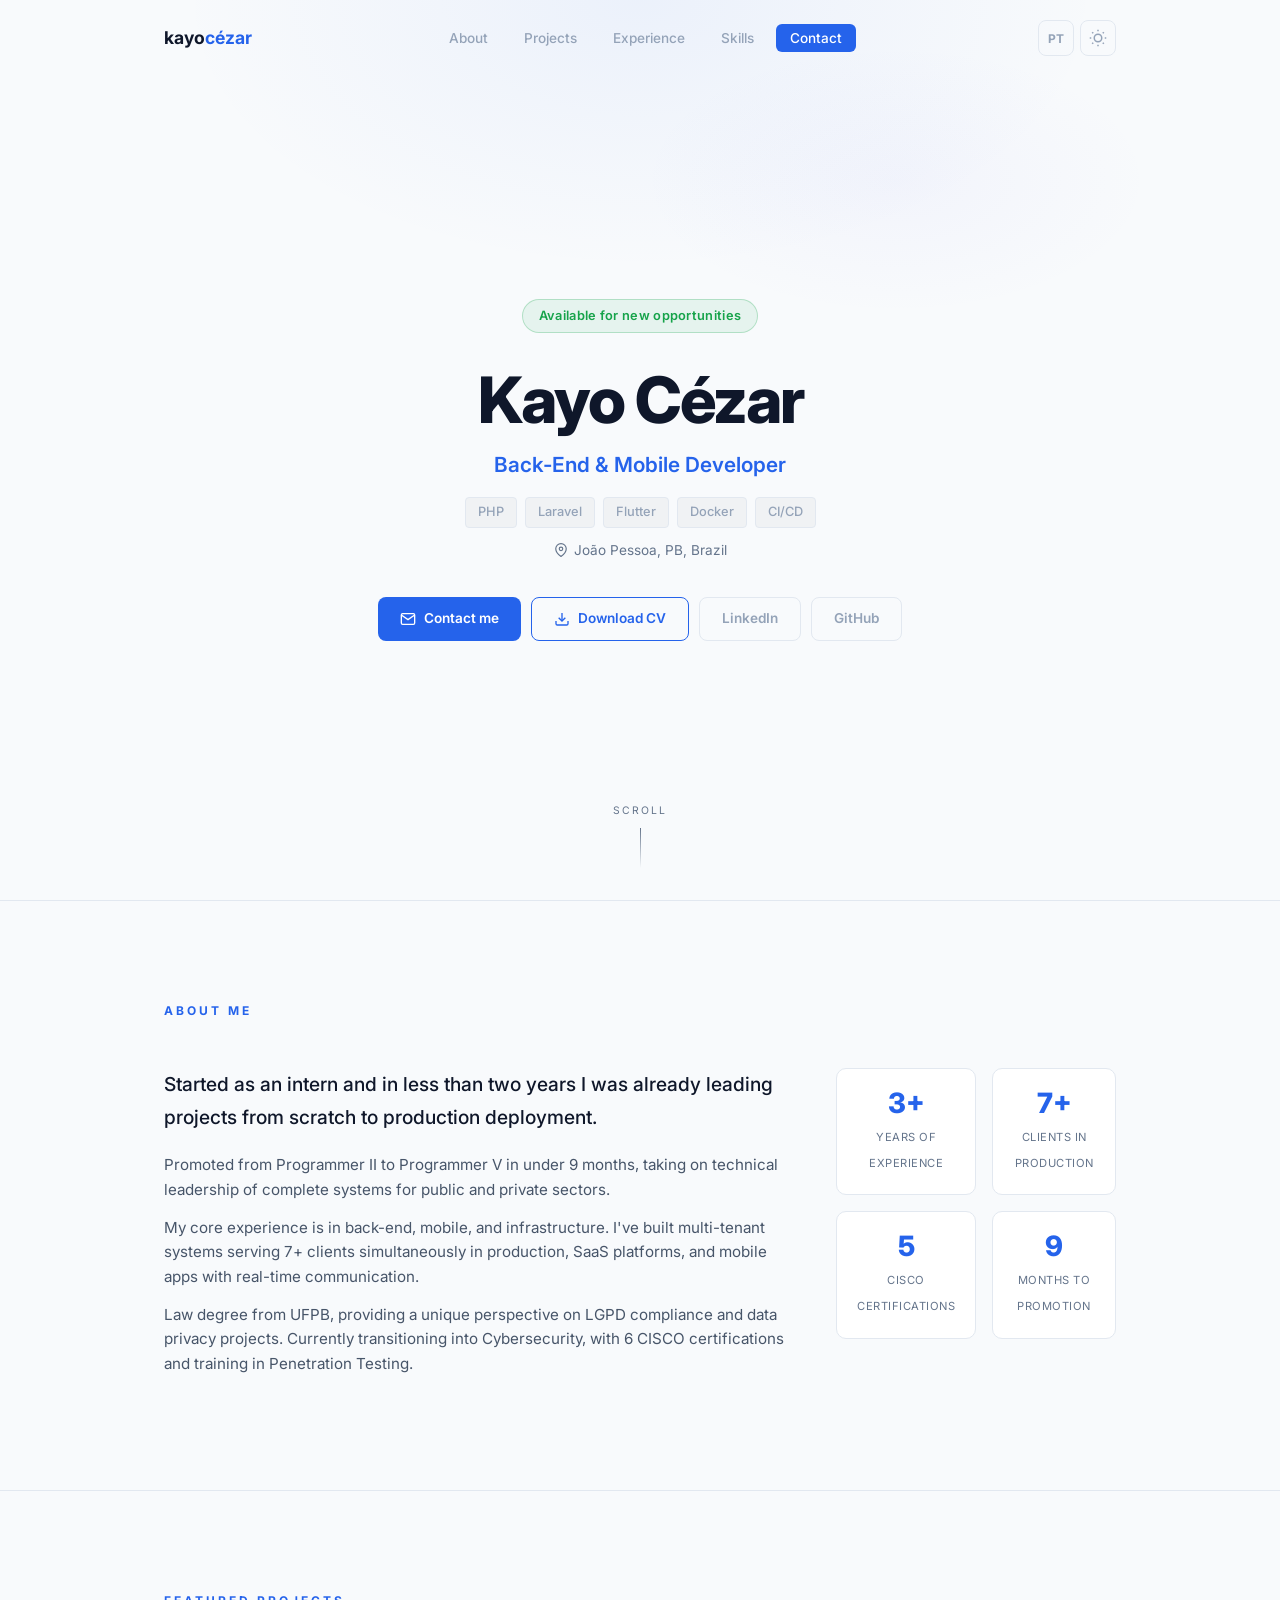
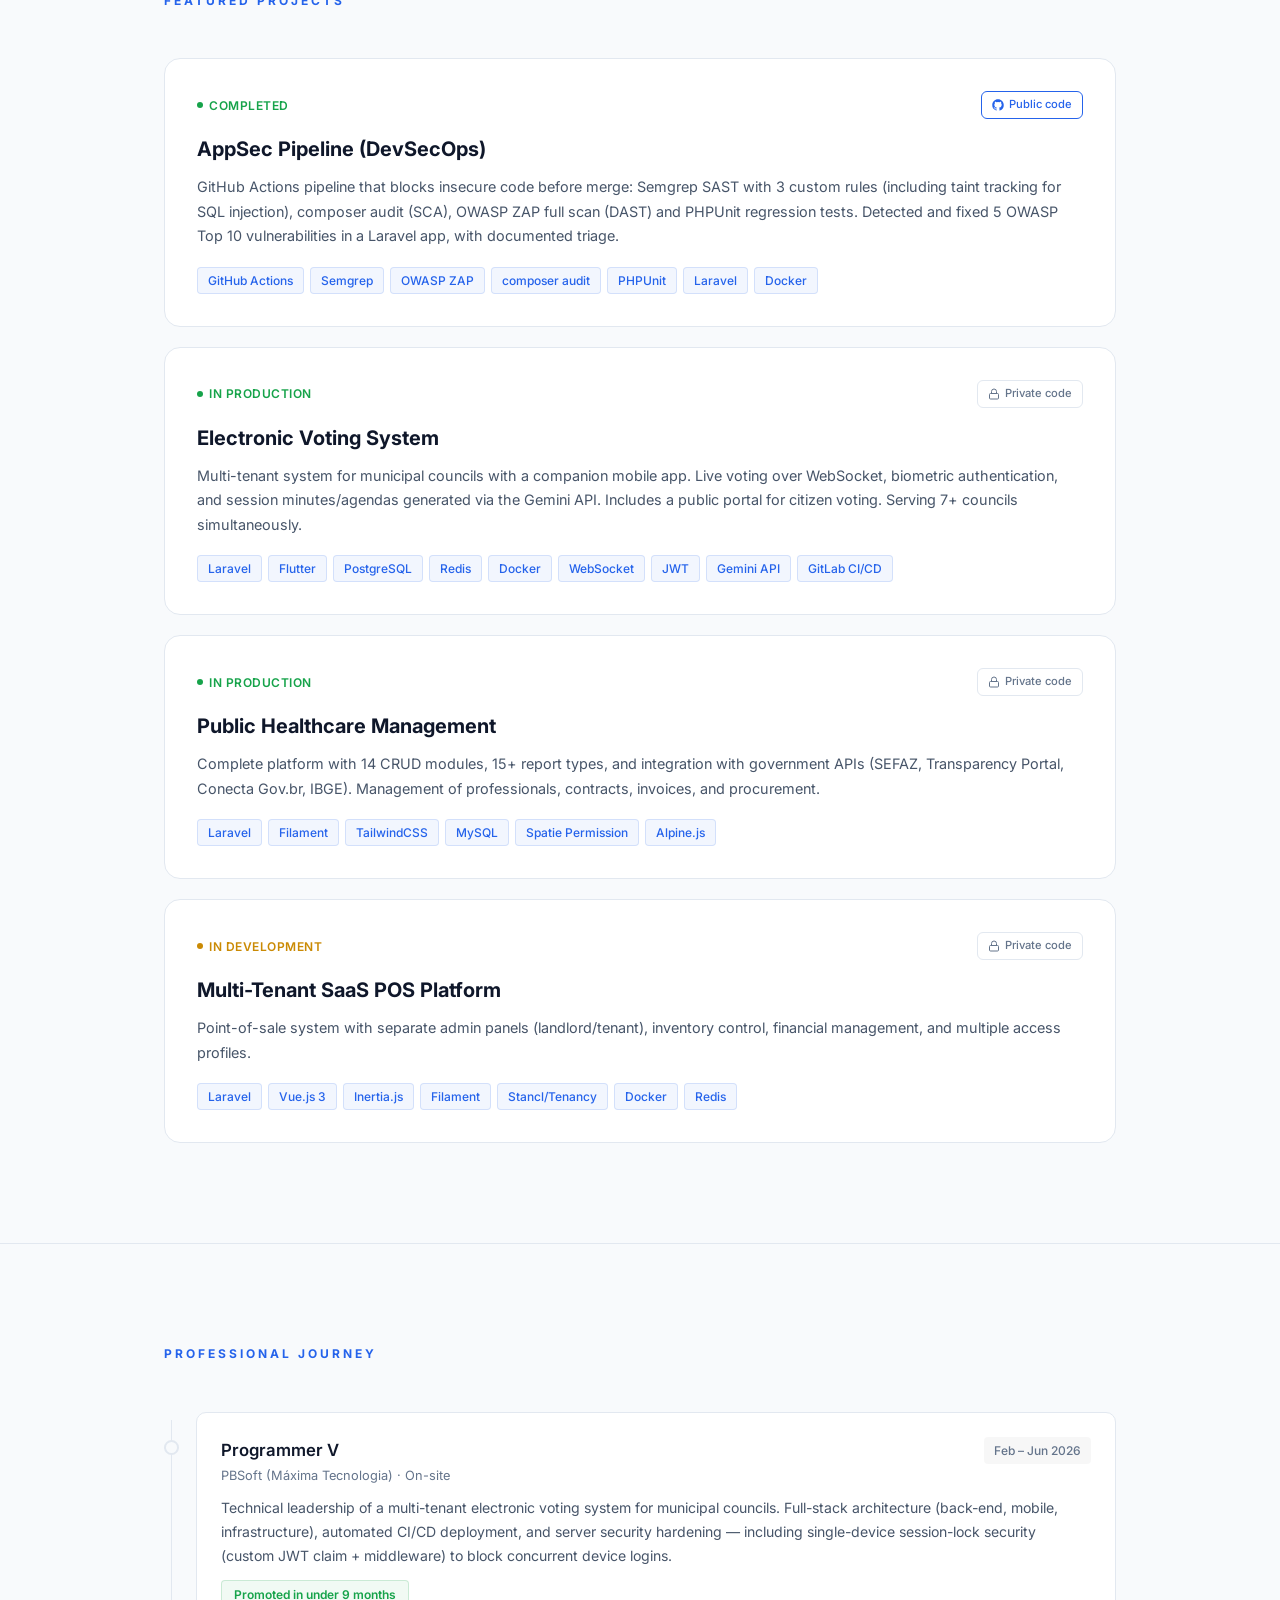
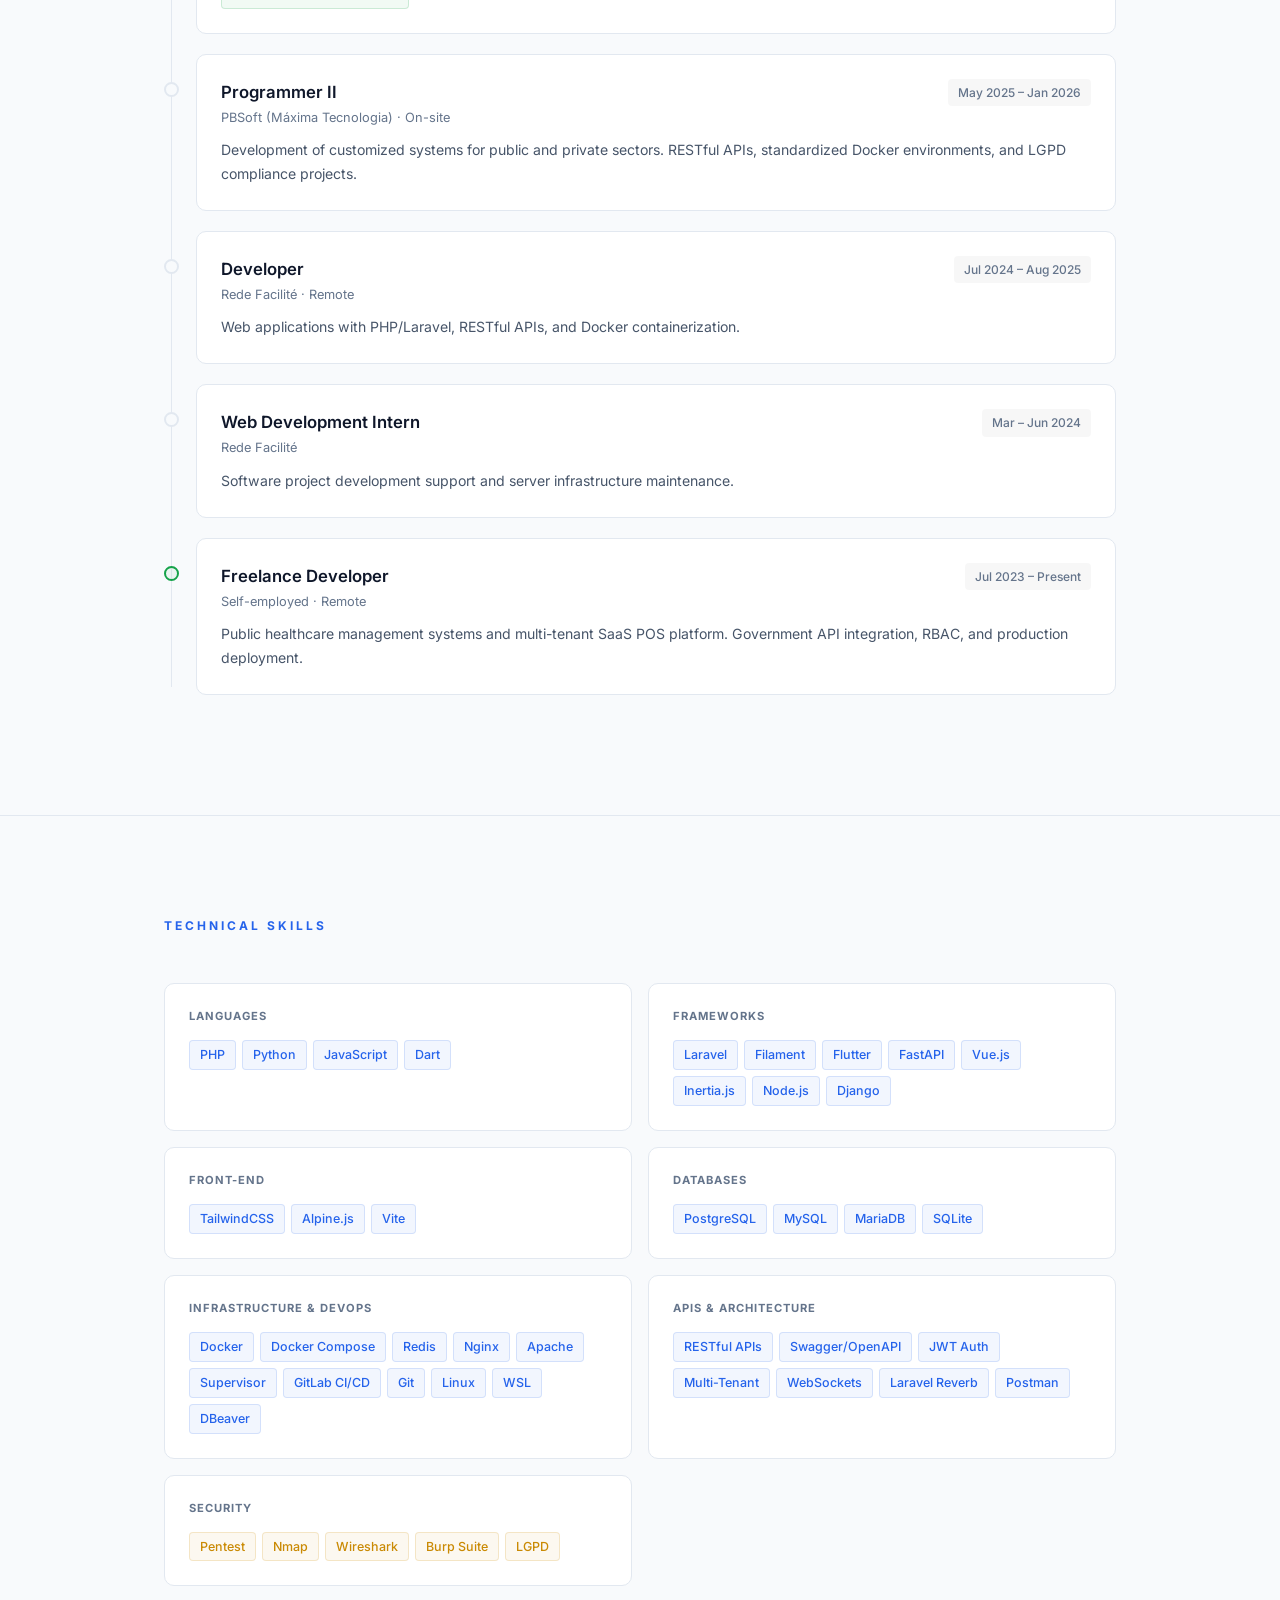
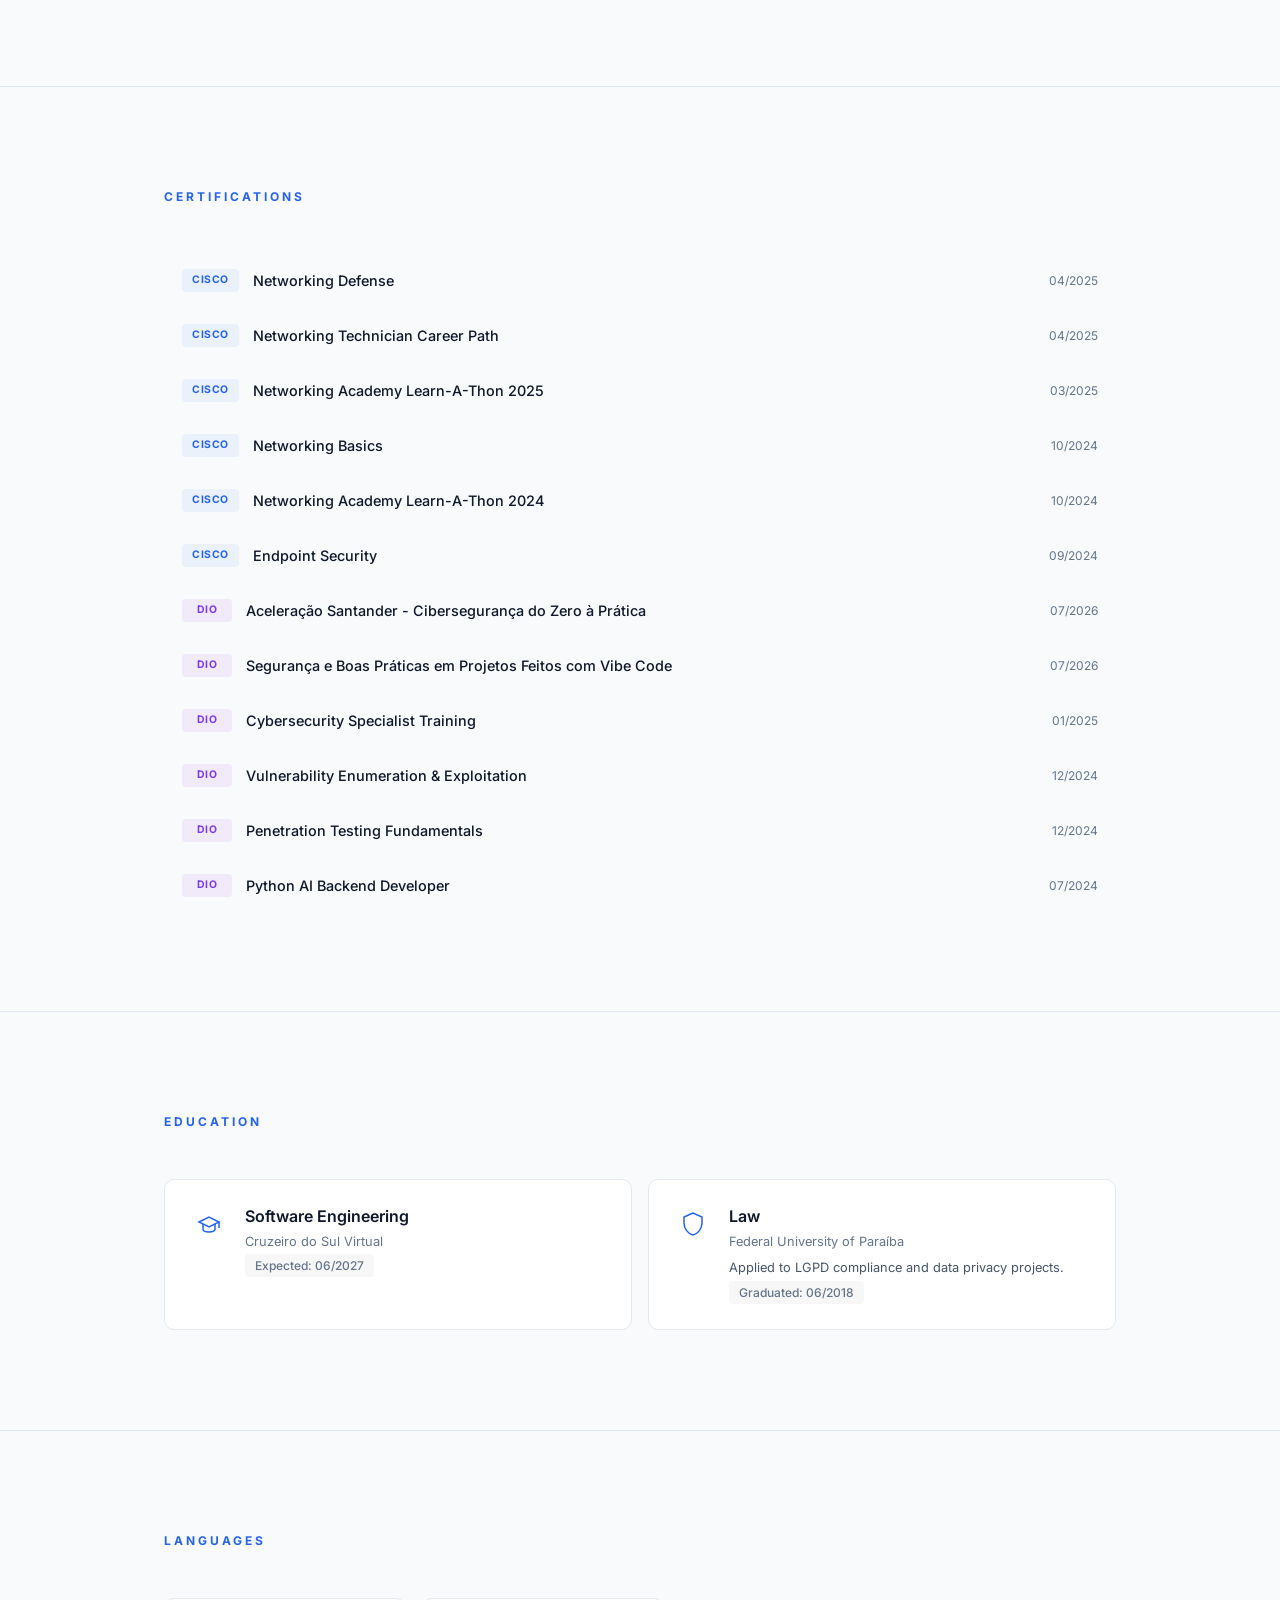
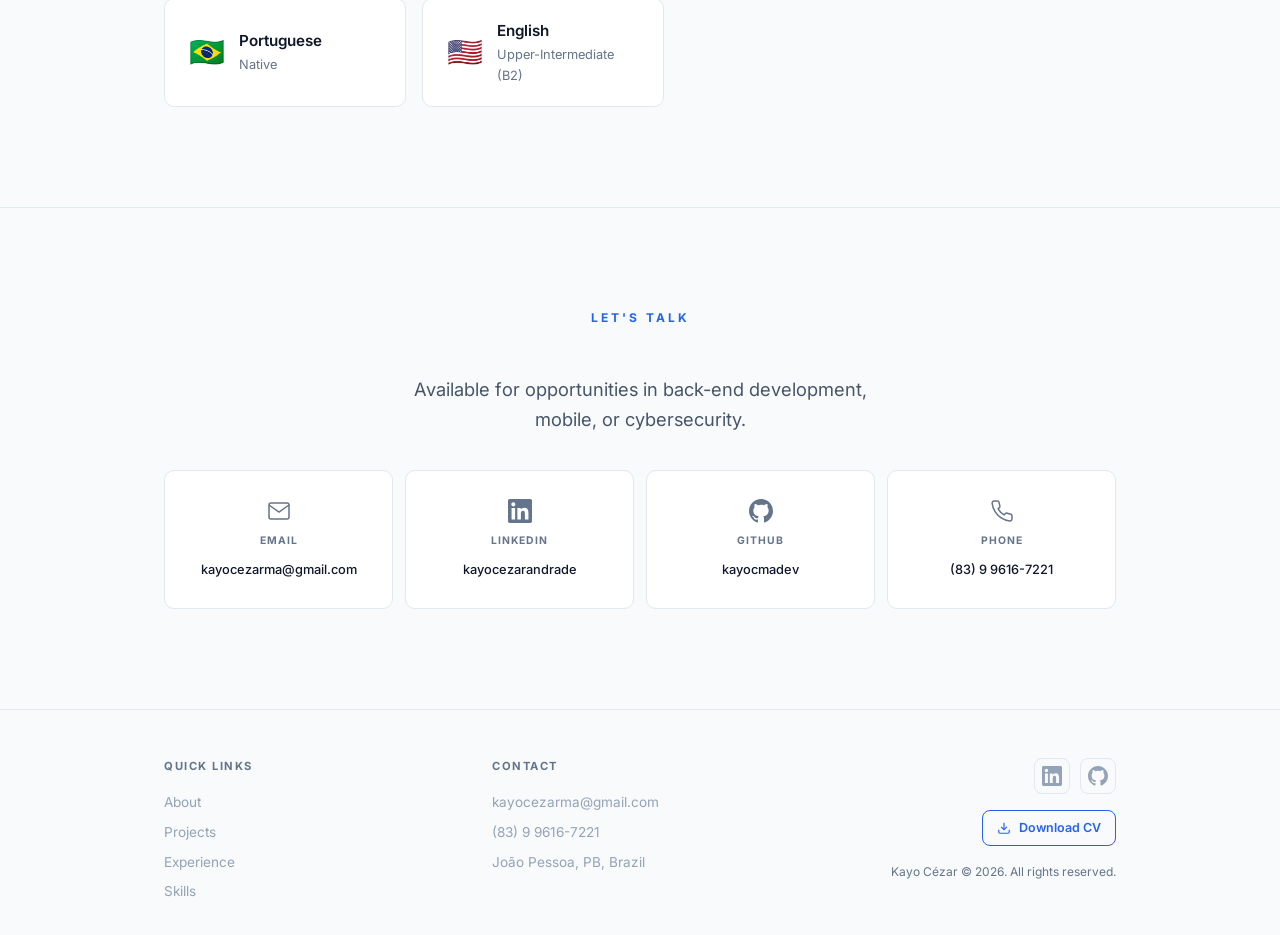
<file: index.html>
<!DOCTYPE html>
<html lang="en" data-theme="dark">
<head>
    <meta charset="UTF-8">
    <meta name="google-site-verification" content="Jl0aw8LzTTc8rySlohq5YIZaF0m7q-1In2esrmEvI7s" />
    <meta name="viewport" content="width=device-width, initial-scale=1.0">
    <meta name="description" content="Kayo Cézar - Back-End & Mobile Developer | PHP, Laravel, Flutter, Docker, CI/CD | Cybersecurity">
    <meta name="robots" content="index, follow">
    <meta property="og:title" content="Kayo Cézar | Back-End & Mobile Developer">
    <meta property="og:description" content="Software developer with 3+ years of experience in back-end, mobile, and infrastructure. PHP/Laravel, Flutter, Docker, CI/CD. Transitioning into Cybersecurity.">
    <meta property="og:type" content="website">
    <meta property="og:url" content="https://kayocmadev.github.io">
    <meta property="og:locale" content="en_US">
    <meta property="og:locale:alternate" content="pt_BR">
    <meta name="twitter:card" content="summary">
    <meta name="twitter:title" content="Kayo Cézar | Back-End & Mobile Developer">
    <meta name="twitter:description" content="Software developer with 3+ years of experience in back-end, mobile, and infrastructure.">
    <title>Kayo Cézar | Back-End & Mobile Developer</title>
    <link rel="icon" type="image/svg+xml" href="data:image/svg+xml,%3Csvg xmlns='http://www.w3.org/2000/svg' viewBox='0 0 100 100'%3E%3Crect width='100' height='100' rx='20' fill='%233b82f6'/%3E%3Ctext x='50' y='66' font-family='system-ui' font-size='42' font-weight='700' fill='white' text-anchor='middle'%3EKC%3C/text%3E%3C/svg%3E">
    <script type="application/ld+json">
    {
        "@context": "https://schema.org",
        "@type": "Person",
        "name": "Kayo Cézar Mendonça de Andrade",
        "jobTitle": "Back-End & Mobile Developer",
        "url": "https://kayocmadev.github.io",
        "email": "kayocezarma@gmail.com",
        "telephone": "+5583996167221",
        "address": {
            "@type": "PostalAddress",
            "addressLocality": "João Pessoa",
            "addressRegion": "PB",
            "addressCountry": "BR"
        },
        "sameAs": [
            "https://linkedin.com/in/kayocezarandrade",
            "https://github.com/kayocmadev"
        ],
        "knowsLanguage": ["pt-BR", "en"],
        "alumniOf": [
            {
                "@type": "CollegeOrUniversity",
                "name": "Cruzeiro do Sul Virtual"
            },
            {
                "@type": "CollegeOrUniversity",
                "name": "Universidade Federal da Paraíba"
            }
        ]
    }
    </script>
    <link rel="preconnect" href="https://fonts.googleapis.com">
    <link rel="preconnect" href="https://fonts.gstatic.com" crossorigin>
    <link href="https://fonts.googleapis.com/css2?family=Inter:wght@400;500;600;700;800&display=swap" rel="stylesheet">
    <link rel="stylesheet" href="style.css">
</head>
<body>
    <a href="#main" class="skip-link" data-i18n="skip">Skip to main content</a>

    <nav id="navbar">
        <div class="nav-container">
            <a href="#hero" class="nav-logo">kayo<span>cézar</span></a>
            <ul class="nav-links">
                <li><a href="#about" data-i18n="nav.about">About</a></li>
                <li><a href="#projects" data-i18n="nav.projects">Projects</a></li>
                <li><a href="#experience" data-i18n="nav.experience">Experience</a></li>
                <li><a href="#skills" data-i18n="nav.skills">Skills</a></li>
                <li><a href="#contact" class="nav-cta" data-i18n="nav.contact">Contact</a></li>
            </ul>
            <div class="nav-actions">
                <button id="lang-toggle" class="icon-btn" aria-label="Switch language">
                    <span class="lang-label">PT</span>
                </button>
                <button id="theme-toggle" class="icon-btn" aria-label="Toggle theme">
                    <svg class="icon-sun" width="18" height="18" viewBox="0 0 24 24" fill="none" stroke="currentColor" stroke-width="2" aria-hidden="true"><circle cx="12" cy="12" r="5"/><line x1="12" y1="1" x2="12" y2="3"/><line x1="12" y1="21" x2="12" y2="23"/><line x1="4.22" y1="4.22" x2="5.64" y2="5.64"/><line x1="18.36" y1="18.36" x2="19.78" y2="19.78"/><line x1="1" y1="12" x2="3" y2="12"/><line x1="21" y1="12" x2="23" y2="12"/><line x1="4.22" y1="19.78" x2="5.64" y2="18.36"/><line x1="18.36" y1="5.64" x2="19.78" y2="4.22"/></svg>
                    <svg class="icon-moon" width="18" height="18" viewBox="0 0 24 24" fill="none" stroke="currentColor" stroke-width="2" aria-hidden="true"><path d="M21 12.79A9 9 0 1111.21 3 7 7 0 0021 12.79z"/></svg>
                </button>
                <button class="nav-toggle" aria-label="Menu" aria-expanded="false">
                    <span></span><span></span><span></span>
                </button>
            </div>
        </div>
    </nav>

    <main id="main">
        <section id="hero">
            <div class="hero-bg"></div>
            <div class="hero-content fade-up">
                <div class="hero-badge" data-i18n="hero.badge">Available for new opportunities</div>
                <h1>Kayo Cézar</h1>
                <p class="hero-title" data-i18n="hero.title">Back-End & Mobile Developer</p>
                <p class="hero-stack">
                    <span>PHP</span><span>Laravel</span><span>Flutter</span><span>Docker</span><span>CI/CD</span>
                </p>
                <p class="hero-location">
                    <svg width="14" height="14" viewBox="0 0 24 24" fill="none" stroke="currentColor" stroke-width="2" aria-hidden="true"><path d="M21 10c0 7-9 13-9 13s-9-6-9-13a9 9 0 0118 0z"/><circle cx="12" cy="10" r="3"/></svg>
                    <span data-i18n="hero.location">João Pessoa, PB, Brazil</span>
                </p>
                <div class="hero-links">
                    <a href="mailto:kayocezarma@gmail.com" class="btn btn-primary">
                        <svg width="16" height="16" viewBox="0 0 24 24" fill="none" stroke="currentColor" stroke-width="2" aria-hidden="true"><path d="M4 4h16c1.1 0 2 .9 2 2v12c0 1.1-.9 2-2 2H4c-1.1 0-2-.9-2-2V6c0-1.1.9-2 2-2z"/><polyline points="22,6 12,13 2,6"/></svg>
                        <span data-i18n="hero.cta">Contact me</span>
                    </a>
                    <a href="cv-en.pdf" id="cv-download" class="btn btn-outline" target="_blank" rel="noopener">
                        <svg width="16" height="16" viewBox="0 0 24 24" fill="none" stroke="currentColor" stroke-width="2" aria-hidden="true"><path d="M21 15v4a2 2 0 01-2 2H5a2 2 0 01-2-2v-4"/><polyline points="7 10 12 15 17 10"/><line x1="12" y1="15" x2="12" y2="3"/></svg>
                        <span data-i18n="hero.cv">Download CV</span>
                    </a>
                    <a href="https://linkedin.com/in/kayocezarandrade" target="_blank" rel="noopener" class="btn btn-ghost">LinkedIn</a>
                    <a href="https://github.com/kayocmadev" target="_blank" rel="noopener" class="btn btn-ghost">GitHub</a>
                </div>
            </div>
            <div class="hero-scroll">
                <span data-i18n="hero.scroll">scroll</span>
                <div class="scroll-line"></div>
            </div>
        </section>

        <section id="about">
            <div class="container">
                <div class="section-label fade-up" data-i18n="about.label">About me</div>
                <div class="about-grid fade-up">
                    <div class="about-text">
                        <p class="lead" data-i18n="about.lead">Started as an intern and in less than two years I was already leading projects from scratch to production deployment.</p>
                        <p data-i18n="about.p1">Promoted from Programmer II to Programmer V in under 9 months, taking on technical leadership of complete systems for public and private sectors.</p>
                        <p data-i18n="about.p2">My core experience is in back-end, mobile, and infrastructure. I've built multi-tenant systems serving 7+ clients simultaneously in production, SaaS platforms, and mobile apps with real-time communication.</p>
                        <p data-i18n="about.p3">Law degree from UFPB, providing a unique perspective on LGPD compliance and data privacy projects. Currently transitioning into Cybersecurity, with 6 CISCO certifications and training in Penetration Testing.</p>
                    </div>
                    <div class="about-stats stagger">
                        <div class="stat">
                            <span class="stat-number">3+</span>
                            <span class="stat-label" data-i18n="stat.years">Years of experience</span>
                        </div>
                        <div class="stat">
                            <span class="stat-number">7+</span>
                            <span class="stat-label" data-i18n="stat.clients">Clients in production</span>
                        </div>
                        <div class="stat">
                            <span class="stat-number">5</span>
                            <span class="stat-label" data-i18n="stat.certs">CISCO Certifications</span>
                        </div>
                        <div class="stat">
                            <span class="stat-number">9</span>
                            <span class="stat-label" data-i18n="stat.months">Months to promotion</span>
                        </div>
                    </div>
                </div>
            </div>
        </section>

        <section id="projects">
            <div class="container">
                <div class="section-label fade-up" data-i18n="projects.label">Featured projects</div>
                <div class="projects-grid stagger">
                    <div class="project-card fade-up">
                        <div class="project-header">
                            <div class="project-status">
                                <span class="status-dot"></span> <span data-i18n="proj.completed">Completed</span>
                            </div>
                            <a class="project-badge public" href="https://github.com/kayocmadev/appsec-pipeline-laravel" target="_blank" rel="noopener">
                                <svg width="12" height="12" viewBox="0 0 24 24" fill="currentColor" aria-hidden="true"><path d="M12 .5C5.65.5.5 5.65.5 12a11.5 11.5 0 007.86 10.92c.58.1.79-.25.79-.56v-2c-3.2.7-3.87-1.37-3.87-1.37-.52-1.33-1.28-1.69-1.28-1.69-1.04-.71.08-.7.08-.7 1.15.08 1.76 1.19 1.76 1.19 1.03 1.76 2.69 1.25 3.35.96.1-.75.4-1.25.73-1.54-2.55-.29-5.24-1.28-5.24-5.68 0-1.26.45-2.28 1.19-3.09-.12-.29-.52-1.46.11-3.05 0 0 .97-.31 3.17 1.18a11 11 0 015.77 0c2.2-1.49 3.17-1.18 3.17-1.18.63 1.59.23 2.76.11 3.05.74.81 1.19 1.83 1.19 3.09 0 4.41-2.69 5.39-5.25 5.67.41.36.78 1.06.78 2.14v3.17c0 .31.21.67.8.56A11.5 11.5 0 0023.5 12C23.5 5.65 18.35.5 12 .5z"/></svg>
                                <span data-i18n="proj.public">Public code</span>
                            </a>
                        </div>
                        <h3 data-i18n="proj0.title">AppSec Pipeline (DevSecOps)</h3>
                        <p data-i18n="proj0.desc">GitHub Actions pipeline that blocks insecure code before merge: Semgrep SAST with 3 custom rules (including taint tracking for SQL injection), composer audit (SCA), OWASP ZAP full scan (DAST) and PHPUnit regression tests. Detected and fixed 5 OWASP Top 10 vulnerabilities in a Laravel app, with documented triage.</p>
                        <div class="project-stack">
                            <span>GitHub Actions</span><span>Semgrep</span><span>OWASP ZAP</span><span>composer audit</span><span>PHPUnit</span><span>Laravel</span><span>Docker</span>
                        </div>
                    </div>
                    <div class="project-card fade-up">
                        <div class="project-header">
                            <div class="project-status">
                                <span class="status-dot"></span> <span data-i18n="proj.production">In production</span>
                            </div>
                            <div class="project-badge private">
                                <svg width="12" height="12" viewBox="0 0 24 24" fill="none" stroke="currentColor" stroke-width="2" aria-hidden="true"><rect x="3" y="11" width="18" height="11" rx="2" ry="2"/><path d="M7 11V7a5 5 0 0110 0v4"/></svg>
                                <span data-i18n="proj.private">Private code</span>
                            </div>
                        </div>
                        <h3 data-i18n="proj1.title">Electronic Voting System</h3>
                        <p data-i18n="proj1.desc">Multi-tenant system for municipal councils with a companion mobile app. Live voting over WebSocket, biometric authentication, and session minutes/agendas generated via the Gemini API. Includes a public portal for citizen voting. Serving 7+ councils simultaneously.</p>
                        <div class="project-stack">
                            <span>Laravel</span><span>Flutter</span><span>PostgreSQL</span><span>Redis</span><span>Docker</span><span>WebSocket</span><span>JWT</span><span>Gemini API</span><span>GitLab CI/CD</span>
                        </div>
                    </div>
                    <div class="project-card fade-up">
                        <div class="project-header">
                            <div class="project-status">
                                <span class="status-dot"></span> <span data-i18n="proj.production">In production</span>
                            </div>
                            <div class="project-badge private">
                                <svg width="12" height="12" viewBox="0 0 24 24" fill="none" stroke="currentColor" stroke-width="2" aria-hidden="true"><rect x="3" y="11" width="18" height="11" rx="2" ry="2"/><path d="M7 11V7a5 5 0 0110 0v4"/></svg>
                                <span data-i18n="proj.private">Private code</span>
                            </div>
                        </div>
                        <h3 data-i18n="proj2.title">Public Healthcare Management</h3>
                        <p data-i18n="proj2.desc">Complete platform with 14 CRUD modules, 15+ report types, and integration with government APIs (SEFAZ, Transparency Portal, Conecta Gov.br, IBGE). Management of professionals, contracts, invoices, and procurement.</p>
                        <div class="project-stack">
                            <span>Laravel</span><span>Filament</span><span>TailwindCSS</span><span>MySQL</span><span>Spatie Permission</span><span>Alpine.js</span>
                        </div>
                    </div>
                    <div class="project-card fade-up">
                        <div class="project-header">
                            <div class="project-status status-dev">
                                <span class="status-dot dot-yellow"></span> <span data-i18n="proj.development">In development</span>
                            </div>
                            <div class="project-badge private">
                                <svg width="12" height="12" viewBox="0 0 24 24" fill="none" stroke="currentColor" stroke-width="2" aria-hidden="true"><rect x="3" y="11" width="18" height="11" rx="2" ry="2"/><path d="M7 11V7a5 5 0 0110 0v4"/></svg>
                                <span data-i18n="proj.private">Private code</span>
                            </div>
                        </div>
                        <h3 data-i18n="proj3.title">Multi-Tenant SaaS POS Platform</h3>
                        <p data-i18n="proj3.desc">Point-of-sale system with separate admin panels (landlord/tenant), inventory control, financial management, and multiple access profiles.</p>
                        <div class="project-stack">
                            <span>Laravel</span><span>Vue.js 3</span><span>Inertia.js</span><span>Filament</span><span>Stancl/Tenancy</span><span>Docker</span><span>Redis</span>
                        </div>
                    </div>
                </div>
            </div>
        </section>

        <section id="experience">
            <div class="container">
                <div class="section-label fade-up" data-i18n="exp.label">Professional journey</div>
                <div class="timeline">
                    <div class="timeline-item fade-up">
                        <div class="timeline-dot"></div>
                        <div class="timeline-card">
                            <div class="timeline-header">
                                <div>
                                    <h3 data-i18n="exp1.title">Programmer V</h3>
                                    <p class="company" data-i18n="exp1.company">PBSoft (Máxima Tecnologia) · On-site</p>
                                </div>
                                <span class="date" data-i18n="exp1.date">Feb – Jun 2026</span>
                            </div>
                            <p class="timeline-desc" data-i18n="exp1.desc">Technical leadership of a multi-tenant electronic voting system for municipal councils. Full-stack architecture (back-end, mobile, infrastructure), automated CI/CD deployment, and server security hardening — including single-device session-lock security (custom JWT claim + middleware) to block concurrent device logins.</p>
                            <div class="timeline-promotion" data-i18n="exp1.badge">Promoted in under 9 months</div>
                        </div>
                    </div>
                    <div class="timeline-item fade-up">
                        <div class="timeline-dot"></div>
                        <div class="timeline-card">
                            <div class="timeline-header">
                                <div>
                                    <h3 data-i18n="exp2.title">Programmer II</h3>
                                    <p class="company" data-i18n="exp2.company">PBSoft (Máxima Tecnologia) · On-site</p>
                                </div>
                                <span class="date" data-i18n="exp2.date">May 2025 – Jan 2026</span>
                            </div>
                            <p class="timeline-desc" data-i18n="exp2.desc">Development of customized systems for public and private sectors. RESTful APIs, standardized Docker environments, and LGPD compliance projects.</p>
                        </div>
                    </div>
                    <div class="timeline-item fade-up">
                        <div class="timeline-dot"></div>
                        <div class="timeline-card">
                            <div class="timeline-header">
                                <div>
                                    <h3 data-i18n="exp3.title">Developer</h3>
                                    <p class="company" data-i18n="exp3.company">Rede Facilité · Remote</p>
                                </div>
                                <span class="date" data-i18n="exp3.date">Jul 2024 – Aug 2025</span>
                            </div>
                            <p class="timeline-desc" data-i18n="exp3.desc">Web applications with PHP/Laravel, RESTful APIs, and Docker containerization.</p>
                        </div>
                    </div>
                    <div class="timeline-item fade-up">
                        <div class="timeline-dot"></div>
                        <div class="timeline-card">
                            <div class="timeline-header">
                                <div>
                                    <h3 data-i18n="exp4.title">Web Development Intern</h3>
                                    <p class="company" data-i18n="exp4.company">Rede Facilité</p>
                                </div>
                                <span class="date" data-i18n="exp4.date">Mar – Jun 2024</span>
                            </div>
                            <p class="timeline-desc" data-i18n="exp4.desc">Software project development support and server infrastructure maintenance.</p>
                        </div>
                    </div>
                    <div class="timeline-item fade-up">
                        <div class="timeline-dot dot-active"></div>
                        <div class="timeline-card">
                            <div class="timeline-header">
                                <div>
                                    <h3 data-i18n="exp5.title">Freelance Developer</h3>
                                    <p class="company" data-i18n="exp5.company">Self-employed · Remote</p>
                                </div>
                                <span class="date" data-i18n="exp5.date">Jul 2023 – Present</span>
                            </div>
                            <p class="timeline-desc" data-i18n="exp5.desc">Public healthcare management systems and multi-tenant SaaS POS platform. Government API integration, RBAC, and production deployment.</p>
                        </div>
                    </div>
                </div>
            </div>
        </section>

        <section id="skills">
            <div class="container">
                <div class="section-label fade-up" data-i18n="skills.label">Technical skills</div>
                <div class="skills-columns stagger fade-up">
                    <div class="skill-group">
                        <h3 data-i18n="skills.languages">Languages</h3>
                        <div class="tags">
                            <span>PHP</span><span>Python</span><span>JavaScript</span><span>Dart</span>
                        </div>
                    </div>
                    <div class="skill-group">
                        <h3 data-i18n="skills.frameworks">Frameworks</h3>
                        <div class="tags">
                            <span>Laravel</span><span>Filament</span><span>Flutter</span><span>FastAPI</span><span>Vue.js</span><span>Inertia.js</span><span>Node.js</span><span>Django</span>
                        </div>
                    </div>
                    <div class="skill-group">
                        <h3 data-i18n="skills.frontend">Front-End</h3>
                        <div class="tags">
                            <span>TailwindCSS</span><span>Alpine.js</span><span>Vite</span>
                        </div>
                    </div>
                    <div class="skill-group">
                        <h3 data-i18n="skills.databases">Databases</h3>
                        <div class="tags">
                            <span>PostgreSQL</span><span>MySQL</span><span>MariaDB</span><span>SQLite</span>
                        </div>
                    </div>
                    <div class="skill-group">
                        <h3 data-i18n="skills.devops">Infrastructure & DevOps</h3>
                        <div class="tags">
                            <span>Docker</span><span>Docker Compose</span><span>Redis</span><span>Nginx</span><span>Apache</span><span>Supervisor</span><span>GitLab CI/CD</span><span>Git</span><span>Linux</span><span>WSL</span><span>DBeaver</span>
                        </div>
                    </div>
                    <div class="skill-group">
                        <h3 data-i18n="skills.apis">APIs & Architecture</h3>
                        <div class="tags">
                            <span>RESTful APIs</span><span>Swagger/OpenAPI</span><span>JWT Auth</span><span>Multi-Tenant</span><span>WebSockets</span><span>Laravel Reverb</span><span>Postman</span>
                        </div>
                    </div>
                    <div class="skill-group">
                        <h3 data-i18n="skills.security">Security</h3>
                        <div class="tags tags-security">
                            <span>Pentest</span><span>Nmap</span><span>Wireshark</span><span>Burp Suite</span><span>LGPD</span>
                        </div>
                    </div>
                </div>
            </div>
        </section>

        <section id="certifications">
            <div class="container">
                <div class="section-label fade-up" data-i18n="certs.label">Certifications</div>
                <div class="certs-list stagger fade-up">
                    <div class="cert-row">
                        <span class="cert-badge cisco">CISCO</span>
                        <span class="cert-name">Networking Defense</span>
                        <span class="cert-date">04/2025</span>
                    </div>
                    <div class="cert-row">
                        <span class="cert-badge cisco">CISCO</span>
                        <span class="cert-name">Networking Technician Career Path</span>
                        <span class="cert-date">04/2025</span>
                    </div>
                    <div class="cert-row">
                        <span class="cert-badge cisco">CISCO</span>
                        <span class="cert-name">Networking Academy Learn-A-Thon 2025</span>
                        <span class="cert-date">03/2025</span>
                    </div>
                    <div class="cert-row">
                        <span class="cert-badge cisco">CISCO</span>
                        <span class="cert-name">Networking Basics</span>
                        <span class="cert-date">10/2024</span>
                    </div>
                    <div class="cert-row">
                        <span class="cert-badge cisco">CISCO</span>
                        <span class="cert-name">Networking Academy Learn-A-Thon 2024</span>
                        <span class="cert-date">10/2024</span>
                    </div>
                    <div class="cert-row">
                        <span class="cert-badge cisco">CISCO</span>
                        <span class="cert-name">Endpoint Security</span>
                        <span class="cert-date">09/2024</span>
                    </div>
                    <div class="cert-row">
                        <span class="cert-badge dio">DIO</span>
                        <span class="cert-name">Aceleração Santander - Cibersegurança do Zero à Prática</span>
                        <span class="cert-date">07/2026</span>
                    </div>
                    <div class="cert-row">
                        <span class="cert-badge dio">DIO</span>
                        <span class="cert-name">Segurança e Boas Práticas em Projetos Feitos com Vibe Code</span>
                        <span class="cert-date">07/2026</span>
                    </div>
                    <div class="cert-row">
                        <span class="cert-badge dio">DIO</span>
                        <span class="cert-name" data-i18n="cert.cyber">Cybersecurity Specialist Training</span>
                        <span class="cert-date">01/2025</span>
                    </div>
                    <div class="cert-row">
                        <span class="cert-badge dio">DIO</span>
                        <span class="cert-name" data-i18n="cert.enum">Vulnerability Enumeration & Exploitation</span>
                        <span class="cert-date">12/2024</span>
                    </div>
                    <div class="cert-row">
                        <span class="cert-badge dio">DIO</span>
                        <span class="cert-name" data-i18n="cert.pentest">Penetration Testing Fundamentals</span>
                        <span class="cert-date">12/2024</span>
                    </div>
                    <div class="cert-row">
                        <span class="cert-badge dio">DIO</span>
                        <span class="cert-name">Python AI Backend Developer</span>
                        <span class="cert-date">07/2024</span>
                    </div>
                </div>
            </div>
        </section>

        <section id="education">
            <div class="container">
                <div class="section-label fade-up" data-i18n="edu.label">Education</div>
                <div class="education-grid stagger fade-up">
                    <div class="education-card">
                        <div class="edu-icon">
                            <svg width="24" height="24" viewBox="0 0 24 24" fill="none" stroke="currentColor" stroke-width="1.5" aria-hidden="true"><path d="M22 10v6M2 10l10-5 10 5-10 5z"/><path d="M6 12v5c0 2 3 3 6 3s6-1 6-3v-5"/></svg>
                        </div>
                        <div>
                            <h3 data-i18n="edu1.title">Software Engineering</h3>
                            <p class="company" data-i18n="edu1.school">Cruzeiro do Sul Virtual</p>
                            <span class="date" data-i18n="edu1.date">Expected: 06/2027</span>
                        </div>
                    </div>
                    <div class="education-card">
                        <div class="edu-icon">
                            <svg width="24" height="24" viewBox="0 0 24 24" fill="none" stroke="currentColor" stroke-width="1.5" aria-hidden="true"><path d="M12 1L3 5v6c0 5.55 3.84 10.74 9 12 5.16-1.26 9-6.45 9-12V5l-9-4z"/></svg>
                        </div>
                        <div>
                            <h3 data-i18n="edu2.title">Law</h3>
                            <p class="company" data-i18n="edu2.school">Federal University of Paraíba</p>
                            <p class="edu-desc" data-i18n="edu2.desc">Applied to LGPD compliance and data privacy projects.</p>
                            <span class="date" data-i18n="edu2.date">Graduated: 06/2018</span>
                        </div>
                    </div>
                </div>
            </div>
        </section>

        <section id="languages">
            <div class="container">
                <div class="section-label fade-up" data-i18n="lang.label">Languages</div>
                <div class="languages-grid stagger fade-up">
                    <div class="language-card">
                        <span class="lang-flag">🇧🇷</span>
                        <div>
                            <h3 data-i18n="lang.pt">Portuguese</h3>
                            <p class="lang-level" data-i18n="lang.pt.level">Native</p>
                        </div>
                    </div>
                    <div class="language-card">
                        <span class="lang-flag">🇺🇸</span>
                        <div>
                            <h3 data-i18n="lang.en">English</h3>
                            <p class="lang-level" data-i18n="lang.en.level">Upper-Intermediate (B2)</p>
                        </div>
                    </div>
                </div>
            </div>
        </section>

        <section id="contact">
            <div class="container">
                <div class="section-label fade-up" data-i18n="contact.label">Let's talk</div>
                <div class="contact-content fade-up">
                    <p class="contact-intro" data-i18n="contact.intro">Available for opportunities in back-end development, mobile, or cybersecurity.</p>
                    <div class="contact-grid stagger">
                        <a href="mailto:kayocezarma@gmail.com" class="contact-card">
                            <svg width="24" height="24" viewBox="0 0 24 24" fill="none" stroke="currentColor" stroke-width="1.5" aria-hidden="true"><path d="M4 4h16c1.1 0 2 .9 2 2v12c0 1.1-.9 2-2 2H4c-1.1 0-2-.9-2-2V6c0-1.1.9-2 2-2z"/><polyline points="22,6 12,13 2,6"/></svg>
                            <span class="contact-label" data-i18n="contact.email">Email</span>
                            <span class="contact-value">kayocezarma@gmail.com</span>
                        </a>
                        <a href="https://linkedin.com/in/kayocezarandrade" target="_blank" rel="noopener" class="contact-card">
                            <svg width="24" height="24" viewBox="0 0 24 24" fill="currentColor" aria-hidden="true"><path d="M20.447 20.452h-3.554v-5.569c0-1.328-.027-3.037-1.852-3.037-1.853 0-2.136 1.445-2.136 2.939v5.667H9.351V9h3.414v1.561h.046c.477-.9 1.637-1.85 3.37-1.85 3.601 0 4.267 2.37 4.267 5.455v6.286zM5.337 7.433a2.062 2.062 0 01-2.063-2.065 2.064 2.064 0 112.063 2.065zm1.782 13.019H3.555V9h3.564v11.452zM22.225 0H1.771C.792 0 0 .774 0 1.729v20.542C0 23.227.792 24 1.771 24h20.451C23.2 24 24 23.227 24 22.271V1.729C24 .774 23.2 0 22.222 0h.003z"/></svg>
                            <span class="contact-label">LinkedIn</span>
                            <span class="contact-value">kayocezarandrade</span>
                        </a>
                        <a href="https://github.com/kayocmadev" target="_blank" rel="noopener" class="contact-card">
                            <svg width="24" height="24" viewBox="0 0 24 24" fill="currentColor" aria-hidden="true"><path d="M12 0C5.374 0 0 5.373 0 12c0 5.302 3.438 9.8 8.207 11.387.599.111.793-.261.793-.577v-2.234c-3.338.726-4.033-1.416-4.033-1.416-.546-1.387-1.333-1.756-1.333-1.756-1.089-.745.083-.729.083-.729 1.205.084 1.839 1.237 1.839 1.237 1.07 1.834 2.807 1.304 3.492.997.107-.775.418-1.305.762-1.604-2.665-.305-5.467-1.334-5.467-5.931 0-1.311.469-2.381 1.236-3.221-.124-.303-.535-1.524.117-3.176 0 0 1.008-.322 3.301 1.23A11.509 11.509 0 0112 5.803c1.02.005 2.047.138 3.006.404 2.291-1.552 3.297-1.23 3.297-1.23.653 1.653.242 2.874.118 3.176.77.84 1.235 1.911 1.235 3.221 0 4.609-2.807 5.624-5.479 5.921.43.372.823 1.102.823 2.222v3.293c0 .319.192.694.801.576C20.566 21.797 24 17.3 24 12c0-6.627-5.373-12-12-12z"/></svg>
                            <span class="contact-label">GitHub</span>
                            <span class="contact-value">kayocmadev</span>
                        </a>
                        <a href="tel:+5583996167221" class="contact-card">
                            <svg width="24" height="24" viewBox="0 0 24 24" fill="none" stroke="currentColor" stroke-width="1.5" aria-hidden="true"><path d="M22 16.92v3a2 2 0 01-2.18 2 19.79 19.79 0 01-8.63-3.07 19.5 19.5 0 01-6-6 19.79 19.79 0 01-3.07-8.67A2 2 0 014.11 2h3a2 2 0 012 1.72 12.84 12.84 0 00.7 2.81 2 2 0 01-.45 2.11L8.09 9.91a16 16 0 006 6l1.27-1.27a2 2 0 012.11-.45 12.84 12.84 0 002.81.7A2 2 0 0122 16.92z"/></svg>
                            <span class="contact-label" data-i18n="contact.phone">Phone</span>
                            <span class="contact-value">(83) 9 9616-7221</span>
                        </a>
                    </div>
                </div>
            </div>
        </section>
    </main>

    <footer>
        <div class="container">
            <div class="footer-grid">
                <div class="footer-col">
                    <h4 data-i18n="footer.nav">Quick links</h4>
                    <ul>
                        <li><a href="#about" data-i18n="nav.about">About</a></li>
                        <li><a href="#projects" data-i18n="nav.projects">Projects</a></li>
                        <li><a href="#experience" data-i18n="nav.experience">Experience</a></li>
                        <li><a href="#skills" data-i18n="nav.skills">Skills</a></li>
                    </ul>
                </div>
                <div class="footer-col">
                    <h4 data-i18n="footer.contact">Contact</h4>
                    <ul>
                        <li><a href="mailto:kayocezarma@gmail.com">kayocezarma@gmail.com</a></li>
                        <li><a href="tel:+5583996167221">(83) 9 9616-7221</a></li>
                        <li><span data-i18n="hero.location">João Pessoa, PB, Brazil</span></li>
                    </ul>
                </div>
                <div class="footer-col footer-social">
                    <div class="footer-social-links">
                        <a href="https://linkedin.com/in/kayocezarandrade" target="_blank" rel="noopener" aria-label="LinkedIn">
                            <svg width="20" height="20" viewBox="0 0 24 24" fill="currentColor" aria-hidden="true"><path d="M20.447 20.452h-3.554v-5.569c0-1.328-.027-3.037-1.852-3.037-1.853 0-2.136 1.445-2.136 2.939v5.667H9.351V9h3.414v1.561h.046c.477-.9 1.637-1.85 3.37-1.85 3.601 0 4.267 2.37 4.267 5.455v6.286zM5.337 7.433a2.062 2.062 0 01-2.063-2.065 2.064 2.064 0 112.063 2.065zm1.782 13.019H3.555V9h3.564v11.452zM22.225 0H1.771C.792 0 0 .774 0 1.729v20.542C0 23.227.792 24 1.771 24h20.451C23.2 24 24 23.227 24 22.271V1.729C24 .774 23.2 0 22.222 0h.003z"/></svg>
                        </a>
                        <a href="https://github.com/kayocmadev" target="_blank" rel="noopener" aria-label="GitHub">
                            <svg width="20" height="20" viewBox="0 0 24 24" fill="currentColor" aria-hidden="true"><path d="M12 0C5.374 0 0 5.373 0 12c0 5.302 3.438 9.8 8.207 11.387.599.111.793-.261.793-.577v-2.234c-3.338.726-4.033-1.416-4.033-1.416-.546-1.387-1.333-1.756-1.333-1.756-1.089-.745.083-.729.083-.729 1.205.084 1.839 1.237 1.839 1.237 1.07 1.834 2.807 1.304 3.492.997.107-.775.418-1.305.762-1.604-2.665-.305-5.467-1.334-5.467-5.931 0-1.311.469-2.381 1.236-3.221-.124-.303-.535-1.524.117-3.176 0 0 1.008-.322 3.301 1.23A11.509 11.509 0 0112 5.803c1.02.005 2.047.138 3.006.404 2.291-1.552 3.297-1.23 3.297-1.23.653 1.653.242 2.874.118 3.176.77.84 1.235 1.911 1.235 3.221 0 4.609-2.807 5.624-5.479 5.921.43.372.823 1.102.823 2.222v3.293c0 .319.192.694.801.576C20.566 21.797 24 17.3 24 12c0-6.627-5.373-12-12-12z"/></svg>
                        </a>
                    </div>
                    <a href="cv-en.pdf" id="cv-download-footer" class="btn btn-outline btn-sm" target="_blank" rel="noopener">
                        <svg width="14" height="14" viewBox="0 0 24 24" fill="none" stroke="currentColor" stroke-width="2" aria-hidden="true"><path d="M21 15v4a2 2 0 01-2 2H5a2 2 0 01-2-2v-4"/><polyline points="7 10 12 15 17 10"/><line x1="12" y1="15" x2="12" y2="3"/></svg>
                        <span data-i18n="hero.cv">Download CV</span>
                    </a>
                    <p class="footer-copy">Kayo Cézar &copy; 2026. <span data-i18n="footer.rights">All rights reserved.</span></p>
                </div>
            </div>
        </div>
    </footer>

    <button id="scroll-top" aria-label="Scroll to top">
        <svg width="20" height="20" viewBox="0 0 24 24" fill="none" stroke="currentColor" stroke-width="2" aria-hidden="true"><polyline points="18 15 12 9 6 15"/></svg>
    </button>

    <script>
    var T = {
        en: {
            'skip': 'Skip to main content',
            'nav.about': 'About',
            'nav.projects': 'Projects',
            'nav.experience': 'Experience',
            'nav.skills': 'Skills',
            'nav.contact': 'Contact',
            'hero.badge': 'Available for new opportunities',
            'hero.title': 'Back-End & Mobile Developer',
            'hero.location': 'João Pessoa, PB, Brazil',
            'hero.cta': 'Contact me',
            'hero.cv': 'Download CV',
            'hero.scroll': 'scroll',
            'about.label': 'About me',
            'about.lead': 'Started as an intern and in less than two years I was already leading projects from scratch to production deployment.',
            'about.p1': 'Promoted from Programmer II to Programmer V in under 9 months, taking on technical leadership of complete systems for public and private sectors.',
            'about.p2': "My core experience is in back-end, mobile, and infrastructure. I've built multi-tenant systems serving 7+ clients simultaneously in production, SaaS platforms, and mobile apps with real-time communication.",
            'about.p3': 'Law degree from UFPB, providing a unique perspective on LGPD compliance and data privacy projects. Currently transitioning into Cybersecurity, with 6 CISCO certifications and training in Penetration Testing.',
            'stat.years': 'Years of experience',
            'stat.clients': 'Clients in production',
            'stat.certs': 'CISCO Certifications',
            'stat.months': 'Months to promotion',
            'projects.label': 'Featured projects',
            'proj.production': 'In production',
            'proj.development': 'In development',
            'proj.private': 'Private code',
            'proj.completed': 'Completed',
            'proj.public': 'Public code',
            'proj0.title': 'AppSec Pipeline (DevSecOps)',
            'proj0.desc': 'GitHub Actions pipeline that blocks insecure code before merge: Semgrep SAST with 3 custom rules (including taint tracking for SQL injection), composer audit (SCA), OWASP ZAP full scan (DAST) and PHPUnit regression tests. Detected and fixed 5 OWASP Top 10 vulnerabilities in a Laravel app, with documented triage.',
            'proj1.title': 'Electronic Voting System',
            'proj1.desc': 'Multi-tenant system for municipal councils with a companion mobile app. Live voting over WebSocket, biometric authentication, and session minutes/agendas generated via the Gemini API. Includes a public portal for citizen voting. Serving 7+ councils simultaneously.',
            'proj2.title': 'Public Healthcare Management',
            'proj2.desc': 'Complete platform with 14 CRUD modules, 15+ report types, and integration with government APIs (SEFAZ, Transparency Portal, Conecta Gov.br, IBGE). Management of professionals, contracts, invoices, and procurement.',
            'proj3.title': 'Multi-Tenant SaaS POS Platform',
            'proj3.desc': 'Point-of-sale system with separate admin panels (landlord/tenant), inventory control, financial management, and multiple access profiles.',
            'exp.label': 'Professional journey',
            'exp1.title': 'Programmer V',
            'exp1.company': 'PBSoft (Máxima Tecnologia) · On-site',
            'exp1.date': 'Feb – Jun 2026',
            'exp1.desc': 'Technical leadership of a multi-tenant electronic voting system for municipal councils. Full-stack architecture (back-end, mobile, infrastructure), automated CI/CD deployment, and server security hardening — including single-device session-lock security (custom JWT claim + middleware) to block concurrent device logins.',
            'exp1.badge': 'Promoted in under 9 months',
            'exp2.title': 'Programmer II',
            'exp2.company': 'PBSoft (Máxima Tecnologia) · On-site',
            'exp2.date': 'May 2025 – Jan 2026',
            'exp2.desc': 'Development of customized systems for public and private sectors. RESTful APIs, standardized Docker environments, and LGPD compliance projects.',
            'exp3.title': 'Developer',
            'exp3.company': 'Rede Facilité · Remote',
            'exp3.date': 'Jul 2024 – Aug 2025',
            'exp3.desc': 'Web applications with PHP/Laravel, RESTful APIs, and Docker containerization.',
            'exp4.title': 'Web Development Intern',
            'exp4.company': 'Rede Facilité',
            'exp4.date': 'Mar – Jun 2024',
            'exp4.desc': 'Software project development support and server infrastructure maintenance.',
            'exp5.title': 'Freelance Developer',
            'exp5.company': 'Self-employed · Remote',
            'exp5.date': 'Jul 2023 – Present',
            'exp5.desc': 'Public healthcare management systems and multi-tenant SaaS POS platform. Government API integration, RBAC, and production deployment.',
            'skills.label': 'Technical skills',
            'skills.languages': 'Languages',
            'skills.frameworks': 'Frameworks',
            'skills.frontend': 'Front-End',
            'skills.databases': 'Databases',
            'skills.devops': 'Infrastructure & DevOps',
            'skills.apis': 'APIs & Architecture',
            'skills.security': 'Security',
            'certs.label': 'Certifications',
            'cert.cyber': 'Cybersecurity Specialist Training',
            'cert.enum': 'Vulnerability Enumeration & Exploitation',
            'cert.pentest': 'Penetration Testing Fundamentals',
            'edu.label': 'Education',
            'edu1.title': 'Software Engineering',
            'edu1.school': 'Cruzeiro do Sul Virtual',
            'edu1.date': 'Expected: 06/2027',
            'edu2.title': 'Law',
            'edu2.school': 'Federal University of Paraíba',
            'edu2.desc': 'Applied to LGPD compliance and data privacy projects.',
            'edu2.date': 'Graduated: 06/2018',
            'lang.label': 'Languages',
            'lang.pt': 'Portuguese',
            'lang.pt.level': 'Native',
            'lang.en': 'English',
            'lang.en.level': 'Upper-Intermediate (B2)',
            'contact.label': "Let's talk",
            'contact.intro': 'Available for opportunities in back-end development, mobile, or cybersecurity.',
            'contact.email': 'Email',
            'contact.phone': 'Phone',
            'footer.nav': 'Quick links',
            'footer.contact': 'Contact',
            'footer.rights': 'All rights reserved.'
        },
        pt: {
            'skip': 'Pular para o conteúdo principal',
            'nav.about': 'Sobre',
            'nav.projects': 'Projetos',
            'nav.experience': 'Experiência',
            'nav.skills': 'Skills',
            'nav.contact': 'Contato',
            'hero.badge': 'Disponível para novas oportunidades',
            'hero.title': 'Desenvolvedor Back-End & Mobile',
            'hero.location': 'João Pessoa, PB',
            'hero.cta': 'Contato',
            'hero.cv': 'Baixar Currículo',
            'hero.scroll': 'scroll',
            'about.label': 'Sobre mim',
            'about.lead': 'Comecei como estagiário e em menos de dois anos já estava liderando projetos do zero ao deploy em produção.',
            'about.p1': 'Fui promovido de Programador II a Programador V em menos de 9 meses, assumindo a responsabilidade técnica de sistemas completos para os setores público e privado.',
            'about.p2': 'Minha experiência principal está em back-end, mobile e infraestrutura. Já desenvolvi sistemas multi-tenant atendendo 7+ clientes em produção simultânea, plataformas SaaS e aplicativos mobile com comunicação em tempo real.',
            'about.p3': 'Tenho formação em Direito pela UFPB, o que me dá uma visão diferenciada em projetos que envolvem LGPD e segurança jurídica de dados. Atualmente em transição para Cibersegurança, com 6 certificações CISCO e formação em Pentest.',
            'stat.years': 'Anos de experiência',
            'stat.clients': 'Clientes em produção',
            'stat.certs': 'Certificações CISCO',
            'stat.months': 'Meses até promoção',
            'projects.label': 'Projetos em destaque',
            'proj.production': 'Em produção',
            'proj.development': 'Em desenvolvimento',
            'proj.private': 'Código privado',
            'proj.completed': 'Concluído',
            'proj.public': 'Código público',
            'proj0.title': 'Pipeline AppSec (DevSecOps)',
            'proj0.desc': 'Pipeline no GitHub Actions que barra código inseguro antes do merge: Semgrep (SAST) com 3 regras próprias (incluindo taint tracking para SQL injection), composer audit (SCA), OWASP ZAP full scan (DAST) e testes de regressão com PHPUnit. Detectou e corrigiu 5 vulnerabilidades do OWASP Top 10 numa app Laravel, com triagem documentada.',
            'proj1.title': 'Sistema de Votação Eletrônica',
            'proj1.desc': 'Sistema multi-tenant para câmaras municipais com app mobile complementar. Votações ao vivo via WebSocket, autenticação biométrica e geração de atas/pautas via API do Gemini. Inclui portal público de votação para o cidadão. Atendendo 7+ câmaras simultaneamente.',
            'proj2.title': 'Sistema de Gestão de Saúde Pública',
            'proj2.desc': 'Plataforma completa com 14 módulos CRUD, 15+ relatórios e integração com APIs governamentais (SEFAZ, Portal da Transparência, Conecta Gov.br, IBGE). Gestão de profissionais, contratos, notas fiscais e licitações.',
            'proj3.title': 'Plataforma SaaS Multi-Tenant para PDV',
            'proj3.desc': 'Sistema de ponto de venda com painéis administrativos separados (landlord/tenant), controle de estoque, gestão financeira e múltiplos perfis de acesso.',
            'exp.label': 'Trajetória profissional',
            'exp1.title': 'Programador V',
            'exp1.company': 'PBSoft (Máxima Tecnologia) · Presencial',
            'exp1.date': 'fev – jun 2026',
            'exp1.desc': 'Liderança técnica de sistema de votação eletrônica multi-tenant para câmaras municipais. Arquitetura completa (back-end, mobile, infra), deploy automatizado com CI/CD e proteção de servidor — incluindo controle de login único por dispositivo (claim customizado no JWT + middleware) contra sessões simultâneas.',
            'exp1.badge': 'Promovido em menos de 9 meses',
            'exp2.title': 'Programador II',
            'exp2.company': 'PBSoft (Máxima Tecnologia) · Presencial',
            'exp2.date': 'mai 2025 – jan 2026',
            'exp2.desc': 'Desenvolvimento de sistemas customizados para setores público e privado. APIs RESTful, ambientes Docker padronizados e projetos de compliance com LGPD.',
            'exp3.title': 'Desenvolvedor',
            'exp3.company': 'Rede Facilité · Remoto',
            'exp3.date': 'jul 2024 – ago 2025',
            'exp3.desc': 'Aplicações web com PHP/Laravel, APIs RESTful e containerização com Docker.',
            'exp4.title': 'Estágio em Desenvolvimento Web',
            'exp4.company': 'Rede Facilité',
            'exp4.date': 'mar – jun 2024',
            'exp4.desc': 'Suporte ao desenvolvimento de projetos de software e manutenção de infraestrutura de servidores.',
            'exp5.title': 'Desenvolvedor Freelance',
            'exp5.company': 'Autônomo · Remoto',
            'exp5.date': 'jul 2023 – atual',
            'exp5.desc': 'Sistemas de gestão de saúde pública e plataforma SaaS multi-tenant para PDV. Integração com APIs governamentais, RBAC e deploy em produção.',
            'skills.label': 'Habilidades técnicas',
            'skills.languages': 'Linguagens',
            'skills.frameworks': 'Frameworks',
            'skills.frontend': 'Front-End',
            'skills.databases': 'Bancos de Dados',
            'skills.devops': 'Infraestrutura & DevOps',
            'skills.apis': 'APIs & Arquitetura',
            'skills.security': 'Segurança',
            'certs.label': 'Certificações',
            'cert.cyber': 'Formação Cybersecurity Specialist',
            'cert.enum': 'Enumeração e Exploração de Vulnerabilidades',
            'cert.pentest': 'Fundamentos de Testes de Invasão (Pentest)',
            'edu.label': 'Formação acadêmica',
            'edu1.title': 'Engenharia de Software',
            'edu1.school': 'Cruzeiro do Sul Virtual',
            'edu1.date': 'Previsão: 06/2027',
            'edu2.title': 'Direito',
            'edu2.school': 'Universidade Federal da Paraíba',
            'edu2.desc': 'Aplicação prática em conformidade com LGPD e segurança jurídica de dados.',
            'edu2.date': 'Concluído: 06/2018',
            'lang.label': 'Idiomas',
            'lang.pt': 'Português',
            'lang.pt.level': 'Nativo',
            'lang.en': 'Inglês',
            'lang.en.level': 'Intermediário-Avançado (B2)',
            'contact.label': 'Vamos conversar',
            'contact.intro': 'Estou disponível para oportunidades em desenvolvimento back-end, mobile ou cibersegurança.',
            'contact.email': 'Email',
            'contact.phone': 'Telefone',
            'footer.nav': 'Links rápidos',
            'footer.contact': 'Contato',
            'footer.rights': 'Todos os direitos reservados.'
        }
    };

    var currentLang = localStorage.getItem('lang') || 'en';

    function setLang(lang) {
        currentLang = lang;
        localStorage.setItem('lang', lang);
        document.documentElement.lang = lang === 'en' ? 'en' : 'pt-BR';
        document.getElementById('lang-toggle').querySelector('.lang-label').textContent = lang === 'en' ? 'PT' : 'EN';
        document.querySelectorAll('[data-i18n]').forEach(function(el) {
            var key = el.getAttribute('data-i18n');
            if (T[lang][key]) el.textContent = T[lang][key];
        });
        var cvFile = lang === 'en' ? 'cv-en.pdf' : 'cv-pt.pdf';
        document.getElementById('cv-download').href = cvFile;
        document.getElementById('cv-download-footer').href = cvFile;
    }

    document.getElementById('lang-toggle').addEventListener('click', function() {
        setLang(currentLang === 'en' ? 'pt' : 'en');
    });

    function getPreferredTheme() {
        var stored = localStorage.getItem('theme');
        if (stored) return stored;
        return window.matchMedia('(prefers-color-scheme: light)').matches ? 'light' : 'dark';
    }

    function setTheme(theme) {
        document.documentElement.setAttribute('data-theme', theme);
        localStorage.setItem('theme', theme);
    }

    setTheme(getPreferredTheme());

    document.getElementById('theme-toggle').addEventListener('click', function() {
        var current = document.documentElement.getAttribute('data-theme');
        setTheme(current === 'dark' ? 'light' : 'dark');
    });

    var toggle = document.querySelector('.nav-toggle');
    var links = document.querySelector('.nav-links');
    toggle.addEventListener('click', function() {
        var expanded = toggle.getAttribute('aria-expanded') === 'true';
        toggle.setAttribute('aria-expanded', !expanded);
        toggle.classList.toggle('active');
        links.classList.toggle('active');
    });
    document.querySelectorAll('.nav-links a').forEach(function(link) {
        link.addEventListener('click', function() {
            toggle.setAttribute('aria-expanded', 'false');
            toggle.classList.remove('active');
            links.classList.remove('active');
        });
    });

    window.addEventListener('scroll', function() {
        document.getElementById('navbar').classList.toggle('scrolled', window.scrollY > 50);
        document.getElementById('scroll-top').classList.toggle('visible', window.scrollY > 600);
    });

    document.getElementById('scroll-top').addEventListener('click', function() {
        window.scrollTo({ top: 0, behavior: 'smooth' });
    });

    var observer = new IntersectionObserver(function(entries) {
        entries.forEach(function(entry) {
            if (entry.isIntersecting) {
                entry.target.classList.add('visible');
                if (entry.target.classList.contains('stagger')) {
                    var children = entry.target.children;
                    for (var i = 0; i < children.length; i++) {
                        (function(idx) {
                            children[idx].style.transitionDelay = (idx * 80) + 'ms';
                            children[idx].classList.add('stagger-visible');
                        })(i);
                    }
                }
            }
        });
    }, { threshold: 0.1, rootMargin: '0px 0px -40px 0px' });

    document.querySelectorAll('.fade-up, .stagger').forEach(function(el) {
        observer.observe(el);
    });

    setLang(currentLang);
    </script>
</body>
</html>
</file>
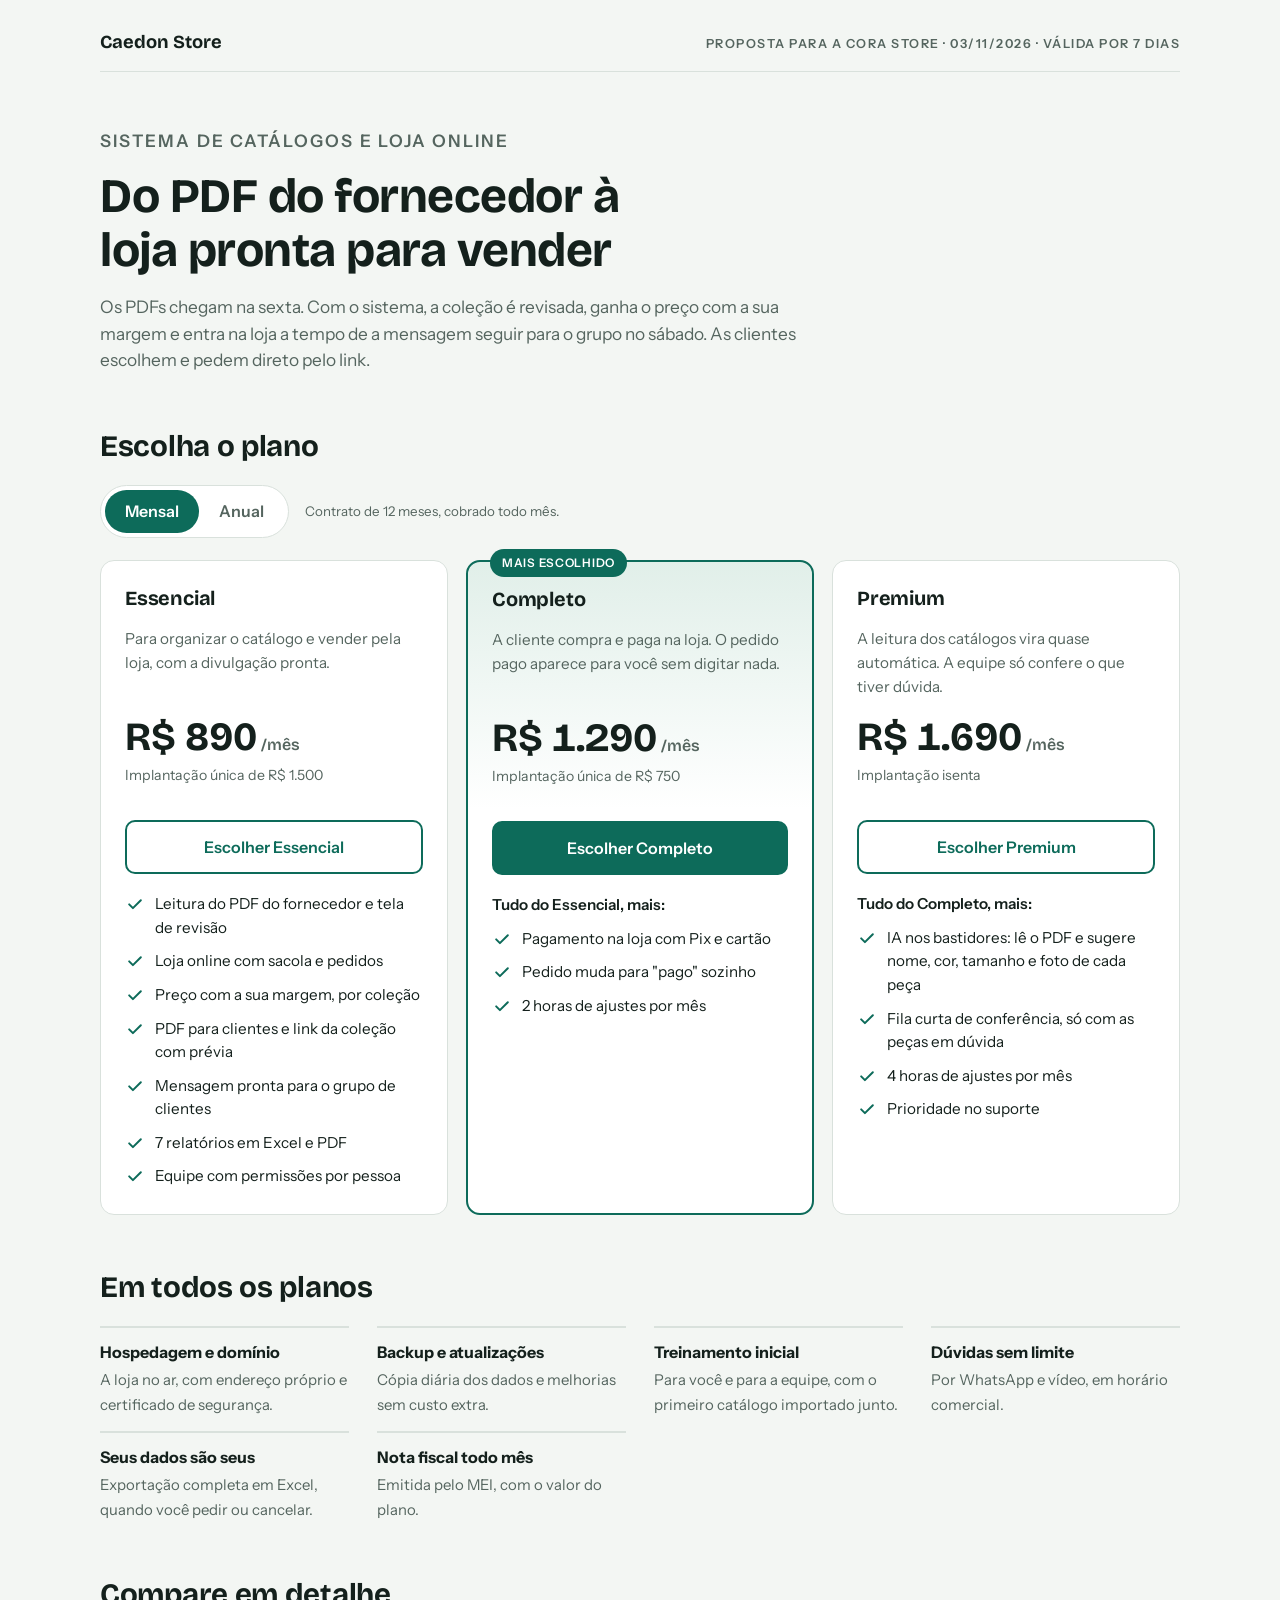
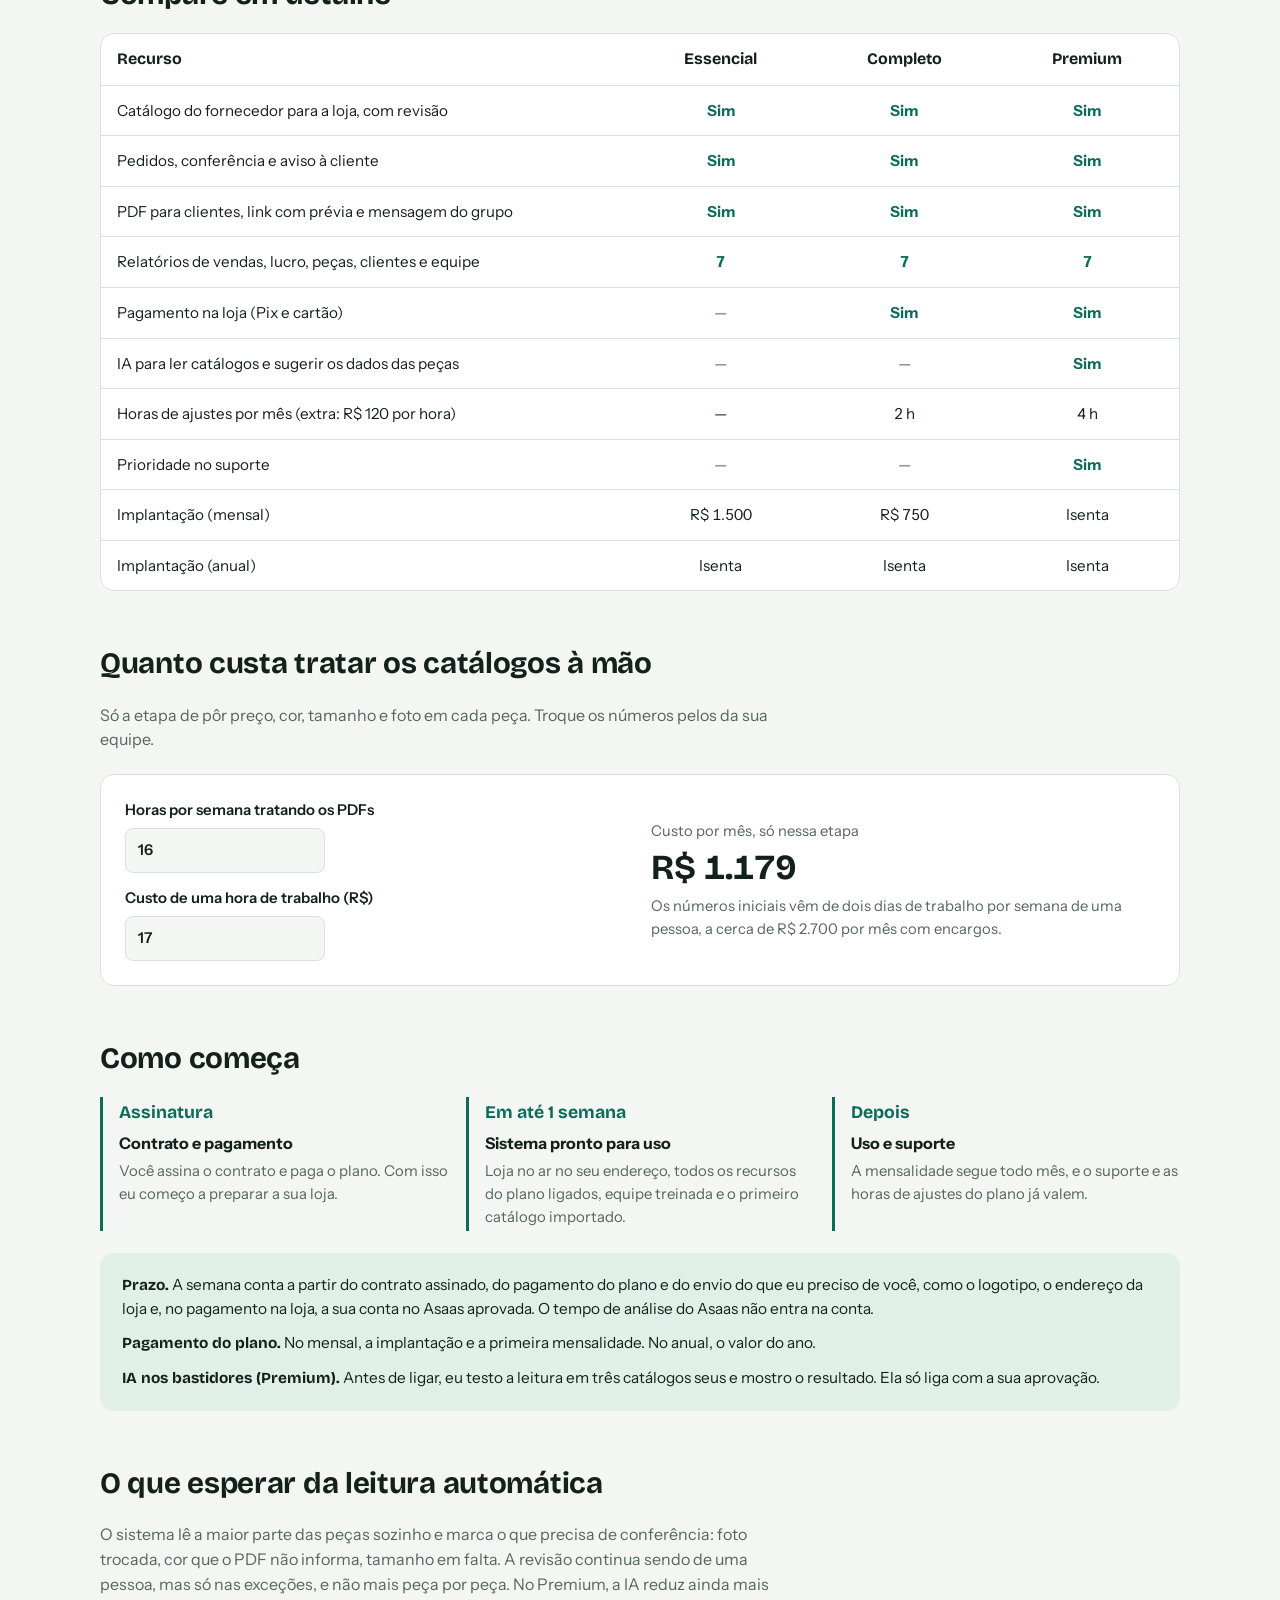
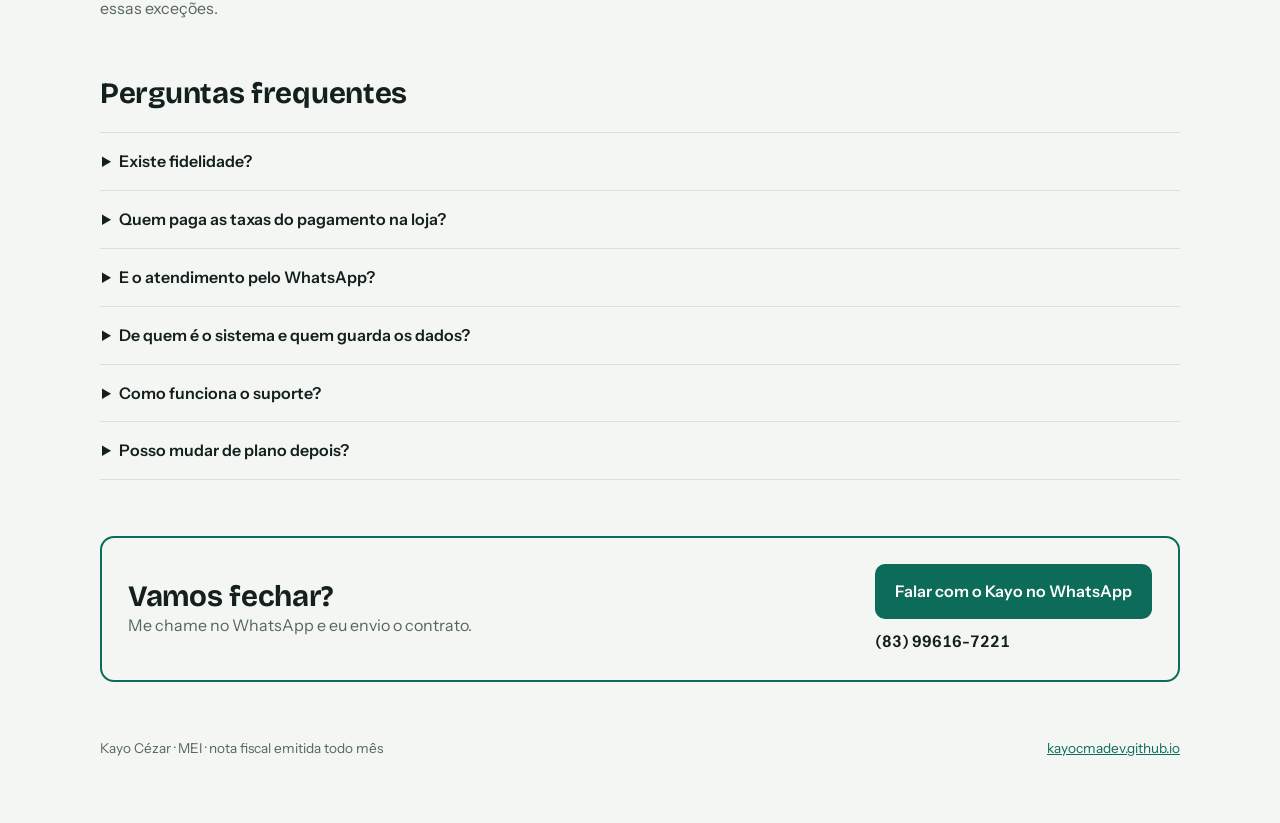
<file: propostas/cora-store-937a/index.html>
<!doctype html>
<html lang="pt-BR">
<head>
<meta charset="utf-8">
<meta name="viewport" content="width=device-width,initial-scale=1,viewport-fit=cover">
<meta name="robots" content="noindex, nofollow">
<meta name="description" content="Proposta de planos para a CORA store: Essencial, Completo e Premium.">
<meta property="og:type" content="website">
<meta property="og:locale" content="pt_BR">
<meta property="og:title" content="Planos da Caedon Store">
<meta property="og:description" content="Proposta para a CORA store: Essencial, Completo e Premium, com prazo de implantação de 1 semana.">
<style>:root{color-scheme:light}body{margin:0}img{max-width:100%}[hidden]{display:none!important}</style>
<title>Planos da Caedon Store</title>
<link rel="preconnect" href="https://fonts.googleapis.com">
<link rel="preconnect" href="https://fonts.gstatic.com" crossorigin>
<link rel="stylesheet" href="https://fonts.googleapis.com/css2?family=Bricolage+Grotesque:opsz,wght@12..96,600;12..96,700&family=Instrument+Sans:wght@400;500;600&display=swap">
<style>
/* Layout: uma coluna de leitura, com a grade de três planos como peça central. Pinheiro e off-white frio. */
:root{
  --bg:#f3f6f3; --surface:#ffffff; --ink:#14201c; --mut:#55655f; --line:#d9e1dc;
  --accent:#0d6b5a; --accent-ink:#ffffff; --tint:#e1efe9;
  --warn:#8a5200; --warn-bg:#fff0d1;
  --f-display:"Bricolage Grotesque", ui-sans-serif, system-ui, "Segoe UI", sans-serif;
  --f-body:"Instrument Sans", ui-sans-serif, system-ui, "Segoe UI", sans-serif;
}
@media (prefers-color-scheme: dark){
  :root:not([data-theme="light"]){
    --bg:#0e1512; --surface:#151f1b; --ink:#e6eeea; --mut:#9db0a8; --line:#273630;
    --accent:#4cc3a8; --accent-ink:#06201a; --tint:#14302a; --warn:#f0c36a; --warn-bg:#33270f; color-scheme:dark;
  }
}
:root[data-theme="dark"]{
  --bg:#0e1512; --surface:#151f1b; --ink:#e6eeea; --mut:#9db0a8; --line:#273630;
  --accent:#4cc3a8; --accent-ink:#06201a; --tint:#14302a; --warn:#f0c36a; --warn-bg:#33270f; color-scheme:dark;
}
*{box-sizing:border-box}
body{background:var(--bg);color:var(--ink);font-family:var(--f-body);font-size:16px;line-height:1.55;padding-inline:max(16px,4vw);padding-block:28px 64px}
.wrap{max-width:1080px;margin-inline:auto;display:flex;flex-direction:column;gap:56px}
h1,h2,h3{font-family:var(--f-display);line-height:1.12;margin:0;text-wrap:balance;letter-spacing:-.01em}
h1{font-size:clamp(1.9rem,5vw,3rem);font-weight:700}
h2{font-size:clamp(1.4rem,3vw,1.85rem);font-weight:700}
h3{font-size:1.25rem;font-weight:700}
p{margin:0}
a{color:var(--accent)}
:focus-visible{outline:3px solid var(--accent);outline-offset:2px}
.eyebrow{font-size:.78rem;letter-spacing:.12em;text-transform:uppercase;color:var(--mut);font-weight:600}
.top{display:flex;flex-wrap:wrap;gap:8px 20px;justify-content:space-between;align-items:baseline;border-bottom:1px solid var(--line);padding-bottom:14px}
.top b{font-family:var(--f-display);font-size:1.15rem}
.hero{display:flex;flex-direction:column;gap:16px;max-width:720px}
.hero p{color:var(--mut);font-size:1.08rem;max-width:62ch}
.sec{display:flex;flex-direction:column;gap:22px;min-width:0}
.sec>p.lead{color:var(--mut);max-width:64ch}

/* alternância de ciclo */
.ciclo{display:flex;flex-wrap:wrap;align-items:center;gap:12px 16px}
.seg{display:inline-flex;border:1px solid var(--line);border-radius:999px;padding:4px;background:var(--surface)}
.seg button{font:inherit;font-weight:600;color:var(--mut);background:none;border:0;border-radius:999px;padding:9px 20px;cursor:pointer}
.seg button[aria-pressed="true"]{background:var(--accent);color:var(--accent-ink)}
.ciclo small{color:var(--mut)}

/* planos */
.planos{display:grid;grid-template-columns:repeat(auto-fit,minmax(min(100%,290px),1fr));gap:18px;align-items:stretch}
.plano{position:relative;background:var(--surface);border:1px solid var(--line);border-radius:14px;padding:26px 24px;display:flex;flex-direction:column;gap:18px;min-width:0}
.plano.destaque{border:2px solid var(--accent);background:linear-gradient(var(--tint),var(--surface) 38%)}
.selo{position:absolute;top:-13px;left:22px;background:var(--accent);color:var(--accent-ink);font-size:.74rem;font-weight:600;letter-spacing:.06em;text-transform:uppercase;padding:5px 12px;border-radius:999px}
.plano .desc{color:var(--mut);font-size:.95rem;min-height:4.7em}
.preco{display:flex;flex-direction:column;gap:2px}
.preco .valor{font-family:var(--f-display);font-weight:700;font-size:2.5rem;line-height:1;font-variant-numeric:tabular-nums}
.preco .valor span{font-size:1rem;font-weight:600;color:var(--mut)}
.preco .sub{font-size:.88rem;color:var(--mut);min-height:2.6em;margin-top:6px}
.btn{display:inline-flex;justify-content:center;align-items:center;font:inherit;font-weight:600;text-decoration:none;border-radius:10px;padding:13px 18px;border:2px solid var(--accent);color:var(--accent);background:transparent;cursor:pointer}
.destaque .btn,.btn.cheio{background:var(--accent);color:var(--accent-ink)}
.btn:hover{filter:brightness(1.07)}
.lista{list-style:none;margin:0;padding:0;display:flex;flex-direction:column;gap:10px;font-size:.95rem}
.lista li{display:grid;grid-template-columns:20px 1fr;gap:10px;align-items:start}
.lista svg{width:20px;height:20px;margin-top:2px;stroke:var(--accent);fill:none;stroke-width:2.4;stroke-linecap:round;stroke-linejoin:round}
.lista .herda{font-weight:600;grid-template-columns:1fr}


/* incluso */
.inclui{display:grid;grid-template-columns:repeat(auto-fit,minmax(min(100%,240px),1fr));gap:14px 28px}
.inclui div{border-top:2px solid var(--line);padding-top:12px}
.inclui b{display:block;margin-bottom:2px}
.inclui span{color:var(--mut);font-size:.93rem}

/* tabela */
.tab{overflow-x:auto;border:1px solid var(--line);border-radius:14px;background:var(--surface)}
table{border-collapse:collapse;width:100%;min-width:640px;font-size:.95rem}
th,td{padding:13px 16px;text-align:left;border-bottom:1px solid var(--line);vertical-align:top}
tr:last-child td{border-bottom:0}
thead th{font-family:var(--f-display);font-size:1rem}
th.c,td.c{text-align:center;width:17%}
td.c{font-variant-numeric:tabular-nums}
.sim{color:var(--accent);font-weight:700}
.nao{color:var(--mut)}

/* calculadora */
.calc{display:grid;grid-template-columns:repeat(auto-fit,minmax(min(100%,260px),1fr));gap:22px;background:var(--surface);border:1px solid var(--line);border-radius:14px;padding:24px}
.campos{display:flex;flex-direction:column;gap:14px}
.campos label{display:flex;flex-direction:column;gap:6px;font-weight:600;font-size:.93rem}
.campos input{font:inherit;color:var(--ink);background:var(--bg);border:1px solid var(--line);border-radius:8px;padding:10px 12px;width:100%;max-width:200px}
.res{display:flex;flex-direction:column;gap:8px;justify-content:center}
.res .grande{font-family:var(--f-display);font-weight:700;font-size:2.2rem;line-height:1.05;font-variant-numeric:tabular-nums}
.res .peq{color:var(--mut);font-size:.92rem}

/* cronograma */
.passos{list-style:none;margin:0;padding:0;display:grid;grid-template-columns:repeat(auto-fit,minmax(min(100%,230px),1fr));gap:18px}
.passos li{border-left:3px solid var(--accent);padding:2px 0 2px 16px;display:flex;flex-direction:column;gap:4px}
.passos .dt{font-family:var(--f-display);font-weight:700;font-size:1.1rem;color:var(--accent)}
.passos span{color:var(--mut);font-size:.93rem}
.regras{display:flex;flex-direction:column;gap:10px;background:var(--tint);border-radius:14px;padding:20px 22px;font-size:.96rem}
.regras b{font-family:var(--f-display)}

/* perguntas */
.faq{display:flex;flex-direction:column;border-top:1px solid var(--line)}
.faq details{border-bottom:1px solid var(--line);padding:16px 2px}
.faq summary{cursor:pointer;font-weight:600;list-style-position:inside}
.faq p{color:var(--mut);margin-top:10px;max-width:68ch}

.fim{display:flex;flex-wrap:wrap;gap:20px 40px;justify-content:space-between;align-items:center;border:2px solid var(--accent);border-radius:14px;padding:26px}
.fim p{color:var(--mut)}
.fim .tel{font-weight:600;color:var(--ink);font-variant-numeric:tabular-nums;user-select:all}
.rodape{color:var(--mut);font-size:.85rem;display:flex;flex-wrap:wrap;gap:6px 20px;justify-content:space-between}
@media (prefers-reduced-motion:no-preference){.btn{transition:filter .15s}}
</style>

</head>
<body>
<div class="wrap">
  <header class="top">
    <b>Caedon Store</b>
    <span class="eyebrow">Proposta para a CORA store · 03/11/2026 · válida por 7 dias</span>
  </header>

  <section class="hero">
    <p class="eyebrow">Sistema de catálogos e loja online</p>
    <h1>Do PDF do fornecedor à loja pronta para vender</h1>
    <p>Os PDFs chegam na sexta. Com o sistema, a coleção é revisada, ganha o preço com a sua margem e entra na loja a tempo de a mensagem seguir para o grupo no sábado. As clientes escolhem e pedem direto pelo link.</p>
  </section>

  <section class="sec" aria-labelledby="t-planos">
    <h2 id="t-planos">Escolha o plano</h2>
    <div class="ciclo">
      <div class="seg" role="group" aria-label="Ciclo de pagamento">
        <button type="button" id="b-mensal" aria-pressed="true">Mensal</button>
        <button type="button" id="b-anual" aria-pressed="false">Anual</button>
      </div>
      <small id="ciclo-nota">Contrato de 12 meses, cobrado todo mês.</small>
    </div>

    <div class="planos">
      <article class="plano" data-plano="essencial">
        <div><h3>Essencial</h3></div>
        <p class="desc">Para organizar o catálogo e vender pela loja, com a divulgação pronta.</p>
        <div class="preco"><div class="valor" data-valor>R$ 890<span> /mês</span></div><div class="sub" data-sub>Implantação única de R$ 1.500</div></div>
        <a class="btn" data-cta target="_blank" rel="noopener" href="#fim">Escolher Essencial</a>
        <ul class="lista">
          <li><svg viewBox="0 0 24 24"><path d="M5 12.5l4.5 4.5L19 7.5"/></svg>Leitura do PDF do fornecedor e tela de revisão</li>
          <li><svg viewBox="0 0 24 24"><path d="M5 12.5l4.5 4.5L19 7.5"/></svg>Loja online com sacola e pedidos</li>
          <li><svg viewBox="0 0 24 24"><path d="M5 12.5l4.5 4.5L19 7.5"/></svg>Preço com a sua margem, por coleção</li>
          <li><svg viewBox="0 0 24 24"><path d="M5 12.5l4.5 4.5L19 7.5"/></svg>PDF para clientes e link da coleção com prévia</li>
          <li><svg viewBox="0 0 24 24"><path d="M5 12.5l4.5 4.5L19 7.5"/></svg>Mensagem pronta para o grupo de clientes</li>
          <li><svg viewBox="0 0 24 24"><path d="M5 12.5l4.5 4.5L19 7.5"/></svg>7 relatórios em Excel e PDF</li>
          <li><svg viewBox="0 0 24 24"><path d="M5 12.5l4.5 4.5L19 7.5"/></svg>Equipe com permissões por pessoa</li>
        </ul>
      </article>

      <article class="plano destaque" data-plano="completo">
        <span class="selo">Mais escolhido</span>
        <div><h3>Completo</h3></div>
        <p class="desc">A cliente compra e paga na loja. O pedido pago aparece para você sem digitar nada.</p>
        <div class="preco"><div class="valor" data-valor>R$ 1.290<span> /mês</span></div><div class="sub" data-sub>Implantação única de R$ 750</div></div>
        <a class="btn" data-cta target="_blank" rel="noopener" href="#fim">Escolher Completo</a>
        <ul class="lista">
          <li class="herda">Tudo do Essencial, mais:</li>
          <li><svg viewBox="0 0 24 24"><path d="M5 12.5l4.5 4.5L19 7.5"/></svg>Pagamento na loja com Pix e cartão</li>
          <li><svg viewBox="0 0 24 24"><path d="M5 12.5l4.5 4.5L19 7.5"/></svg>Pedido muda para "pago" sozinho</li>
          <li><svg viewBox="0 0 24 24"><path d="M5 12.5l4.5 4.5L19 7.5"/></svg>2 horas de ajustes por mês</li>
        </ul>
      </article>

      <article class="plano" data-plano="premium">
        <div><h3>Premium</h3></div>
        <p class="desc">A leitura dos catálogos vira quase automática. A equipe só confere o que tiver dúvida.</p>
        <div class="preco"><div class="valor" data-valor>R$ 1.690<span> /mês</span></div><div class="sub" data-sub>Implantação isenta</div></div>
        <a class="btn" data-cta target="_blank" rel="noopener" href="#fim">Escolher Premium</a>
        <ul class="lista">
          <li class="herda">Tudo do Completo, mais:</li>
          <li><svg viewBox="0 0 24 24"><path d="M5 12.5l4.5 4.5L19 7.5"/></svg>IA nos bastidores: lê o PDF e sugere nome, cor, tamanho e foto de cada peça</li>
          <li><svg viewBox="0 0 24 24"><path d="M5 12.5l4.5 4.5L19 7.5"/></svg>Fila curta de conferência, só com as peças em dúvida</li>
          <li><svg viewBox="0 0 24 24"><path d="M5 12.5l4.5 4.5L19 7.5"/></svg>4 horas de ajustes por mês</li>
          <li><svg viewBox="0 0 24 24"><path d="M5 12.5l4.5 4.5L19 7.5"/></svg>Prioridade no suporte</li>
        </ul>
      </article>
    </div>
  </section>

  <section class="sec" aria-labelledby="t-inclui">
    <h2 id="t-inclui">Em todos os planos</h2>
    <div class="inclui">
      <div><b>Hospedagem e domínio</b><span>A loja no ar, com endereço próprio e certificado de segurança.</span></div>
      <div><b>Backup e atualizações</b><span>Cópia diária dos dados e melhorias sem custo extra.</span></div>
      <div><b>Treinamento inicial</b><span>Para você e para a equipe, com o primeiro catálogo importado junto.</span></div>
      <div><b>Dúvidas sem limite</b><span>Por WhatsApp e vídeo, em horário comercial.</span></div>
      <div><b>Seus dados são seus</b><span>Exportação completa em Excel, quando você pedir ou cancelar.</span></div>
      <div><b>Nota fiscal todo mês</b><span>Emitida pelo MEI, com o valor do plano.</span></div>
    </div>
  </section>

  <section class="sec" aria-labelledby="t-comp">
    <h2 id="t-comp">Compare em detalhe</h2>
    <div class="tab">
      <table>
        <thead><tr><th>Recurso</th><th class="c">Essencial</th><th class="c">Completo</th><th class="c">Premium</th></tr></thead>
        <tbody>
          <tr><td>Catálogo do fornecedor para a loja, com revisão</td><td class="c sim">Sim</td><td class="c sim">Sim</td><td class="c sim">Sim</td></tr>
          <tr><td>Pedidos, conferência e aviso à cliente</td><td class="c sim">Sim</td><td class="c sim">Sim</td><td class="c sim">Sim</td></tr>
          <tr><td>PDF para clientes, link com prévia e mensagem do grupo</td><td class="c sim">Sim</td><td class="c sim">Sim</td><td class="c sim">Sim</td></tr>
          <tr><td>Relatórios de vendas, lucro, peças, clientes e equipe</td><td class="c sim">7</td><td class="c sim">7</td><td class="c sim">7</td></tr>
          <tr><td>Pagamento na loja (Pix e cartão)</td><td class="c nao">—</td><td class="c sim">Sim</td><td class="c sim">Sim</td></tr>
          <tr><td>IA para ler catálogos e sugerir os dados das peças</td><td class="c nao">—</td><td class="c nao">—</td><td class="c sim">Sim</td></tr>
          <tr><td>Horas de ajustes por mês (extra: R$ 120 por hora)</td><td class="c">—</td><td class="c">2 h</td><td class="c">4 h</td></tr>
          <tr><td>Prioridade no suporte</td><td class="c nao">—</td><td class="c nao">—</td><td class="c sim">Sim</td></tr>
          <tr><td>Implantação (mensal)</td><td class="c">R$ 1.500</td><td class="c">R$ 750</td><td class="c">Isenta</td></tr>
          <tr><td>Implantação (anual)</td><td class="c">Isenta</td><td class="c">Isenta</td><td class="c">Isenta</td></tr>
        </tbody>
      </table>
    </div>
  </section>

  <section class="sec" aria-labelledby="t-calc">
    <h2 id="t-calc">Quanto custa tratar os catálogos à mão</h2>
    <p class="lead">Só a etapa de pôr preço, cor, tamanho e foto em cada peça. Troque os números pelos da sua equipe.</p>
    <div class="calc">
      <div class="campos">
        <label for="c-horas">Horas por semana tratando os PDFs
          <input id="c-horas" type="number" inputmode="decimal" min="0" max="200" step="1" value="16"></label>
        <label for="c-valor">Custo de uma hora de trabalho (R$)
          <input id="c-valor" type="number" inputmode="decimal" min="0" max="500" step="1" value="17"></label>
      </div>
      <div class="res" aria-live="polite">
        <span class="peq">Custo por mês, só nessa etapa</span>
        <div class="grande" id="c-total">R$ 1.179</div>
        <span class="peq" id="c-nota">Os números iniciais vêm de dois dias de trabalho por semana de uma pessoa, a cerca de R$ 2.700 por mês com encargos.</span>
      </div>
    </div>
  </section>

  <section class="sec" aria-labelledby="t-inicio">
    <h2 id="t-inicio">Como começa</h2>
    <ol class="passos">
      <li><span class="dt">Assinatura</span><b>Contrato e pagamento</b><span>Você assina o contrato e paga o plano. Com isso eu começo a preparar a sua loja.</span></li>
      <li><span class="dt">Em até 1 semana</span><b>Sistema pronto para uso</b><span>Loja no ar no seu endereço, todos os recursos do plano ligados, equipe treinada e o primeiro catálogo importado.</span></li>
      <li><span class="dt">Depois</span><b>Uso e suporte</b><span>A mensalidade segue todo mês, e o suporte e as horas de ajustes do plano já valem.</span></li>
    </ol>
    <div class="regras">
      <p><b>Prazo.</b> A semana conta a partir do contrato assinado, do pagamento do plano e do envio do que eu preciso de você, como o logotipo, o endereço da loja e, no pagamento na loja, a sua conta no Asaas aprovada. O tempo de análise do Asaas não entra na conta.</p>
      <p><b>Pagamento do plano.</b> No mensal, a implantação e a primeira mensalidade. No anual, o valor do ano.</p>
      <p><b>IA nos bastidores (Premium).</b> Antes de ligar, eu testo a leitura em três catálogos seus e mostro o resultado. Ela só liga com a sua aprovação.</p>
    </div>
  </section>

  <section class="sec" aria-labelledby="t-leitura">
    <h2 id="t-leitura">O que esperar da leitura automática</h2>
    <p class="lead">O sistema lê a maior parte das peças sozinho e marca o que precisa de conferência: foto trocada, cor que o PDF não informa, tamanho em falta. A revisão continua sendo de uma pessoa, mas só nas exceções, e não mais peça por peça. No Premium, a IA reduz ainda mais essas exceções.</p>
  </section>

  <section class="sec" aria-labelledby="t-faq">
    <h2 id="t-faq">Perguntas frequentes</h2>
    <div class="faq">
      <details><summary>Existe fidelidade?</summary><p>No plano mensal, o contrato é de 12 meses. No anual você paga 10 meses, usa 12 e a implantação é isenta.</p></details>
      <details><summary>Quem paga as taxas do pagamento na loja?</summary><p>A loja, direto na conta dela no Asaas, e eu não fico com nenhuma parte. Como referência, o Asaas cobra R$ 2,15 por Pix e R$ 0,49 + 2,99% no cartão à vista. Os valores valem pelo contrato da sua conta.</p></details>
      <details><summary>E o atendimento pelo WhatsApp?</summary><p>Continua com a sua vendedora, no seu WhatsApp. O sistema ajuda na divulgação: mensagem pronta com o link da coleção para o grupo e PDF com foto e preço de cada peça.</p></details>
      <details><summary>De quem é o sistema e quem guarda os dados?</summary><p>Os dados da loja e das clientes são seus, e saem em Excel quando você pedir ou cancelar. O sistema é licenciado para a sua loja e o código-fonte continua comigo. A loja tem política de privacidade editável, e você responde pelos dados das clientes (LGPD).</p></details>
      <details><summary>Como funciona o suporte?</summary><p>Dúvidas sem limite, por WhatsApp e vídeo, em horário comercial, com resposta em até 1 dia útil. Ajustes e recursos novos usam as horas do plano. Horas extras custam R$ 120.</p></details>
      <details><summary>Posso mudar de plano depois?</summary><p>Pode subir de plano a qualquer momento, e a mudança vale a partir do ciclo seguinte. Para reduzir, depois da fidelidade, com aviso de 30 dias.</p></details>
    </div>
  </section>

  <section class="fim" id="fim" aria-labelledby="t-fim">
    <div>
      <h2 id="t-fim">Vamos fechar?</h2>
      <p>Me chame no WhatsApp e eu envio o contrato.</p>
    </div>
    <div style="display:flex;flex-direction:column;gap:10px;align-items:flex-start">
      <a class="btn cheio" id="cta-fim" target="_blank" rel="noopener" href="https://wa.me/5583996167221">Falar com o Kayo no WhatsApp</a>
      <span class="tel">(83) 99616-7221</span>
    </div>
  </section>

  <footer class="rodape">
    <span>Kayo Cézar · MEI · nota fiscal emitida todo mês</span>
    <a href="https://kayocmadev.github.io" target="_blank" rel="noopener">kayocmadev.github.io</a>
  </footer>
</div>

<script>
(function () {
  var PLANOS = {
    essencial: { nome: 'Essencial', mensal: 890, impl: 1500 },
    completo:  { nome: 'Completo',  mensal: 1290, impl: 750 },
    premium:   { nome: 'Premium',   mensal: 1690, impl: 0 }
  };
  var ZAP = '5583996167221';
  var ciclo = 'mensal';

  function brl(v) {
    return v.toLocaleString('pt-BR', { style: 'currency', currency: 'BRL', minimumFractionDigits: Number.isInteger(v) ? 0 : 2, maximumFractionDigits: 2 });
  }

  function link(chave) {
    var p = PLANOS[chave];
    var txt = 'Olá, Kayo! Quero o plano ' + p.nome + ' (' + (ciclo === 'anual' ? 'anual' : 'mensal') + ') para a CORA store.';
    return 'https://wa.me/' + ZAP + '?text=' + encodeURIComponent(txt);
  }

  function desenhar() {
    Object.keys(PLANOS).forEach(function (chave) {
      var p = PLANOS[chave];
      var card = document.querySelector('[data-plano="' + chave + '"]');
      var valor = card.querySelector('[data-valor]');
      var sub = card.querySelector('[data-sub]');
      if (ciclo === 'anual') {
        valor.innerHTML = brl(Math.round(p.mensal * 10 / 12 * 100) / 100) + '<span> /mês</span>';
        sub.textContent = 'Cobrado uma vez ao ano: ' + brl(p.mensal * 10) + '. Implantação isenta.';
      } else {
        valor.innerHTML = brl(p.mensal) + '<span> /mês</span>';
        sub.textContent = p.impl ? 'Implantação única de ' + brl(p.impl) : 'Implantação isenta';
      }
      card.querySelector('[data-cta]').setAttribute('href', link(chave));
    });
    document.getElementById('b-mensal').setAttribute('aria-pressed', ciclo === 'mensal');
    document.getElementById('b-anual').setAttribute('aria-pressed', ciclo === 'anual');
    document.getElementById('ciclo-nota').textContent = ciclo === 'anual'
      ? 'Você paga 10 meses e usa 12. Sem taxa de implantação.'
      : 'Contrato de 12 meses, cobrado todo mês.';
  }

  document.getElementById('b-mensal').addEventListener('click', function () { ciclo = 'mensal'; desenhar(); });
  document.getElementById('b-anual').addEventListener('click', function () { ciclo = 'anual'; desenhar(); });

  var horas = document.getElementById('c-horas'), valorHora = document.getElementById('c-valor');
  var total = document.getElementById('c-total'), nota = document.getElementById('c-nota');
  var notaInicial = nota.textContent;
  function calcular() {
    var h = parseFloat(String(horas.value).replace(',', '.')), v = parseFloat(String(valorHora.value).replace(',', '.'));
    if (!(h >= 0) || !(v >= 0)) { total.textContent = '—'; return; }
    total.textContent = brl(Math.round(h * 52 / 12 * v));
    nota.textContent = (horas.value === '16' && valorHora.value === '17') ? notaInicial : 'Horas por semana × 52 semanas ÷ 12 meses × custo da hora.';
  }
  horas.addEventListener('input', calcular);
  valorHora.addEventListener('input', calcular);

  desenhar();
  calcular();
})();
</script>
</body>
</html>
</file>
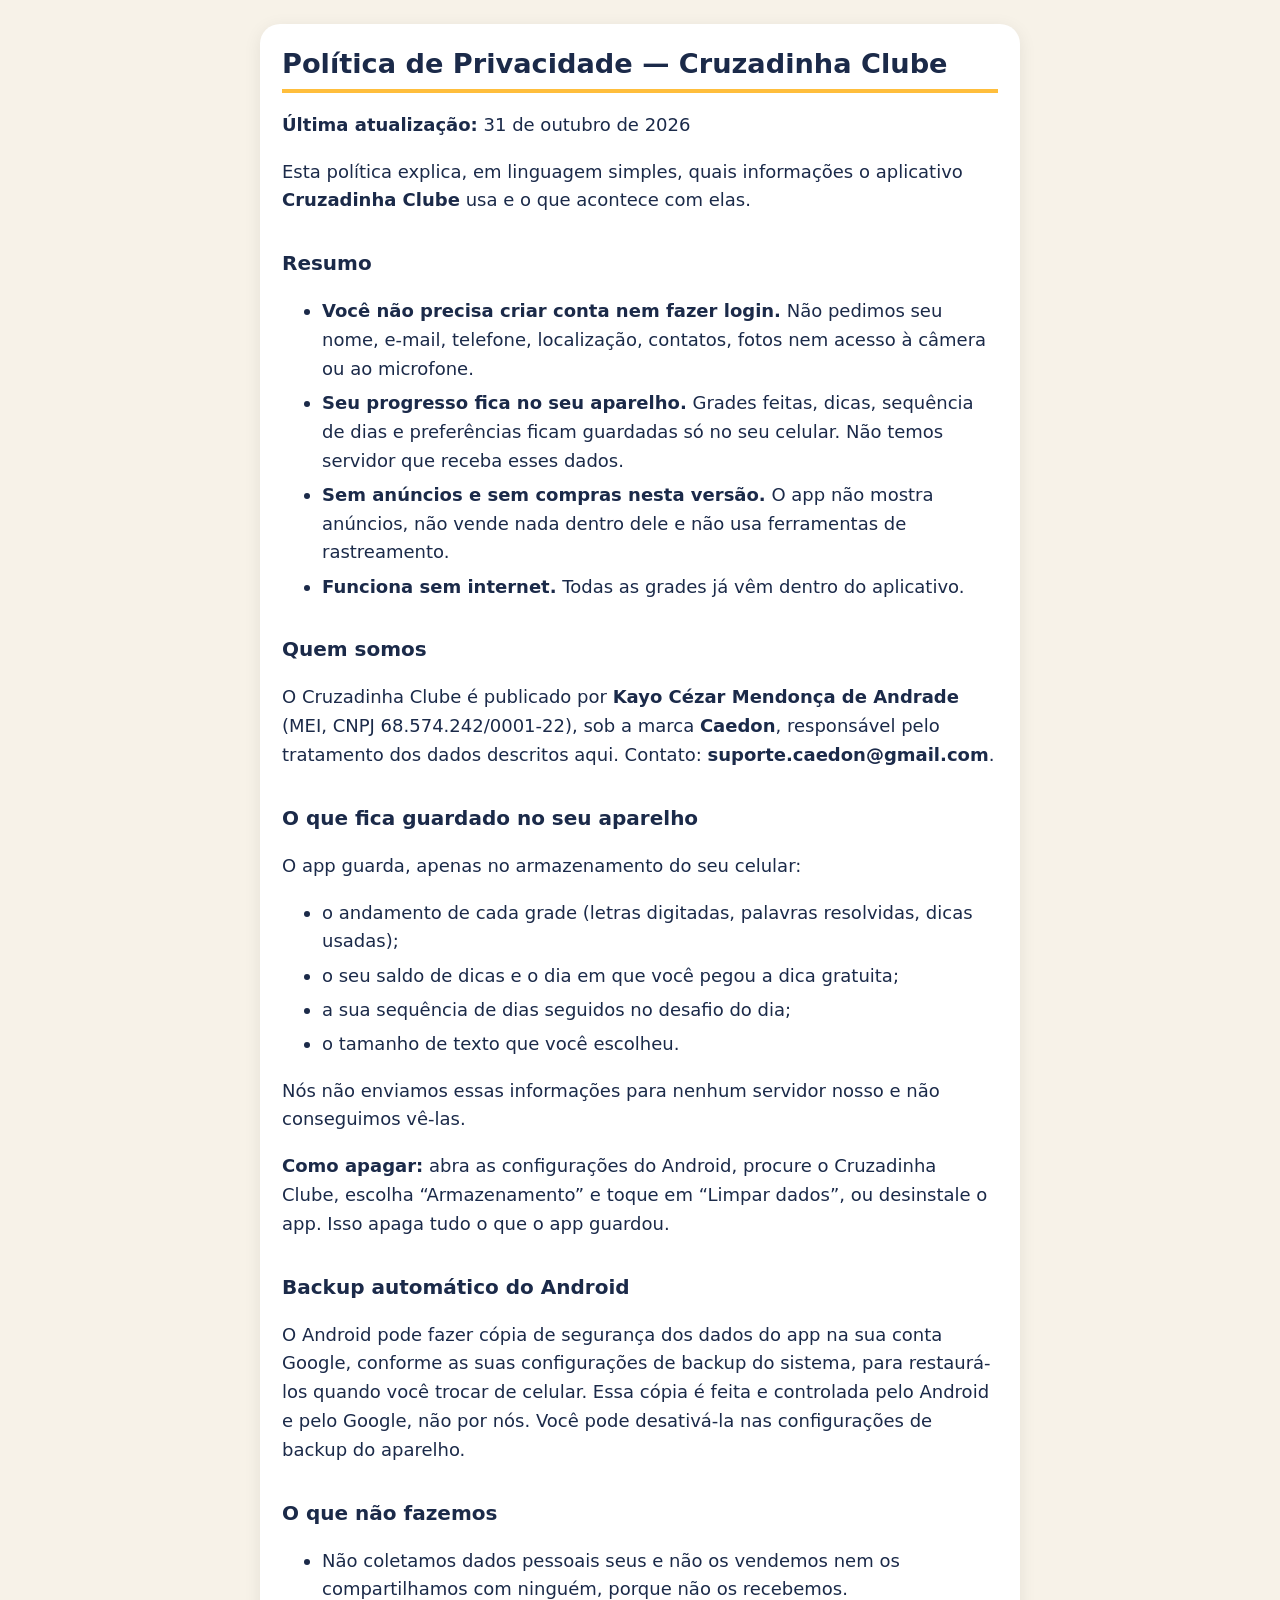
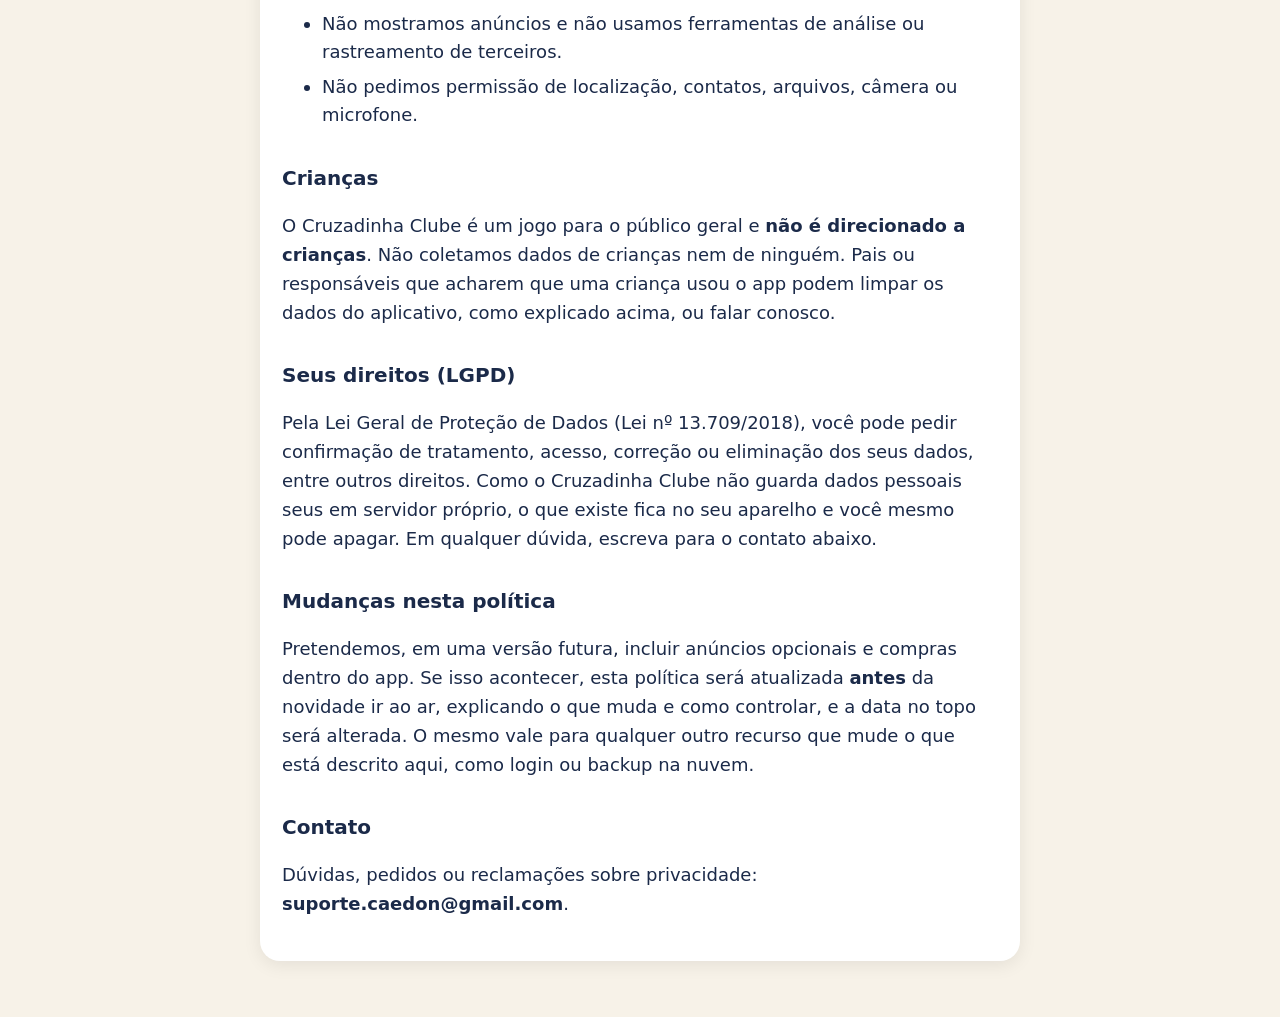
<file: cruzadinha-clube/privacidade.html>
<!doctype html>
<html lang="pt-BR">
<head>
<meta charset="utf-8">
<meta name="viewport" content="width=device-width, initial-scale=1">
<title>Política de Privacidade — Cruzadinha Clube</title>
<style>
  :root { --bg:#f7f2e8; --card:#fff; --ink:#1b2a49; --muted:#55627c; --link:#2a4a80; --accent:#ffbe3c; }
  @media (prefers-color-scheme: dark) {
    :root { --bg:#121a2b; --card:#1a2540; --ink:#e8edf7; --muted:#b3bed3; --link:#9dbbea; }
  }
  body { margin:0; background:var(--bg); color:var(--ink); font:18px/1.6 system-ui, -apple-system, "Segoe UI", Roboto, sans-serif; }
  main { max-width:760px; margin:0 auto; padding:24px 16px 56px; }
  article { background:var(--card); border-radius:20px; padding:24px 22px; box-shadow:0 4px 18px rgba(0,0,0,.08); }
  h1 { font-size:1.7rem; line-height:1.2; margin:0 0 .4em; border-bottom:4px solid var(--accent); padding-bottom:.3em; }
  h2 { font-size:1.25rem; margin:1.6em 0 .4em; }
  a { color:var(--link); }
  li { margin:.3em 0; }
  header.doc-title { display:none; }
</style>
</head>
<body>
<main><article>
<h1 id="política-de-privacidade-cruzadinha-clube">Política de
Privacidade — Cruzadinha Clube</h1>
<p><strong>Última atualização:</strong> 31 de outubro de 2026</p>
<p>Esta política explica, em linguagem simples, quais informações o
aplicativo <strong>Cruzadinha Clube</strong> usa e o que acontece com
elas.</p>
<h2 id="resumo">Resumo</h2>
<ul>
<li><strong>Você não precisa criar conta nem fazer login.</strong> Não
pedimos seu nome, e-mail, telefone, localização, contatos, fotos nem
acesso à câmera ou ao microfone.</li>
<li><strong>Seu progresso fica no seu aparelho.</strong> Grades feitas,
dicas, sequência de dias e preferências ficam guardadas só no seu
celular. Não temos servidor que receba esses dados.</li>
<li><strong>Sem anúncios e sem compras nesta versão.</strong> O app não
mostra anúncios, não vende nada dentro dele e não usa ferramentas de
rastreamento.</li>
<li><strong>Funciona sem internet.</strong> Todas as grades já vêm
dentro do aplicativo.</li>
</ul>
<h2 id="quem-somos">Quem somos</h2>
<p>O Cruzadinha Clube é publicado por <strong>Kayo Cézar Mendonça de
Andrade</strong> (MEI, CNPJ 68.574.242/0001-22), sob a marca
<strong>Caedon</strong>, responsável pelo tratamento dos dados descritos
aqui. Contato: <strong>suporte.caedon@gmail.com</strong>.</p>
<h2 id="o-que-fica-guardado-no-seu-aparelho">O que fica guardado no seu
aparelho</h2>
<p>O app guarda, apenas no armazenamento do seu celular:</p>
<ul>
<li>o andamento de cada grade (letras digitadas, palavras resolvidas,
dicas usadas);</li>
<li>o seu saldo de dicas e o dia em que você pegou a dica gratuita;</li>
<li>a sua sequência de dias seguidos no desafio do dia;</li>
<li>o tamanho de texto que você escolheu.</li>
</ul>
<p>Nós não enviamos essas informações para nenhum servidor nosso e não
conseguimos vê-las.</p>
<p><strong>Como apagar:</strong> abra as configurações do Android,
procure o Cruzadinha Clube, escolha “Armazenamento” e toque em “Limpar
dados”, ou desinstale o app. Isso apaga tudo o que o app guardou.</p>
<h2 id="backup-automático-do-android">Backup automático do Android</h2>
<p>O Android pode fazer cópia de segurança dos dados do app na sua conta
Google, conforme as suas configurações de backup do sistema, para
restaurá-los quando você trocar de celular. Essa cópia é feita e
controlada pelo Android e pelo Google, não por nós. Você pode
desativá-la nas configurações de backup do aparelho.</p>
<h2 id="o-que-não-fazemos">O que não fazemos</h2>
<ul>
<li>Não coletamos dados pessoais seus e não os vendemos nem os
compartilhamos com ninguém, porque não os recebemos.</li>
<li>Não mostramos anúncios e não usamos ferramentas de análise ou
rastreamento de terceiros.</li>
<li>Não pedimos permissão de localização, contatos, arquivos, câmera ou
microfone.</li>
</ul>
<h2 id="crianças">Crianças</h2>
<p>O Cruzadinha Clube é um jogo para o público geral e <strong>não é
direcionado a crianças</strong>. Não coletamos dados de crianças nem de
ninguém. Pais ou responsáveis que acharem que uma criança usou o app
podem limpar os dados do aplicativo, como explicado acima, ou falar
conosco.</p>
<h2 id="seus-direitos-lgpd">Seus direitos (LGPD)</h2>
<p>Pela Lei Geral de Proteção de Dados (Lei nº 13.709/2018), você pode
pedir confirmação de tratamento, acesso, correção ou eliminação dos seus
dados, entre outros direitos. Como o Cruzadinha Clube não guarda dados
pessoais seus em servidor próprio, o que existe fica no seu aparelho e
você mesmo pode apagar. Em qualquer dúvida, escreva para o contato
abaixo.</p>
<h2 id="mudanças-nesta-política">Mudanças nesta política</h2>
<p>Pretendemos, em uma versão futura, incluir anúncios opcionais e
compras dentro do app. Se isso acontecer, esta política será atualizada
<strong>antes</strong> da novidade ir ao ar, explicando o que muda e
como controlar, e a data no topo será alterada. O mesmo vale para
qualquer outro recurso que mude o que está descrito aqui, como login ou
backup na nuvem.</p>
<h2 id="contato">Contato</h2>
<p>Dúvidas, pedidos ou reclamações sobre privacidade:
<strong>suporte.caedon@gmail.com</strong>.</p>
</article></main>
</body>
</html>
</file>
<file: style.css>
:root,
[data-theme="dark"] {
    --bg: #0a0f1a;
    --bg-card: #111827;
    --border: #1f2937;
    --primary: #3b82f6;
    --primary-dark: #2563eb;
    --primary-glow: rgba(59, 130, 246, 0.15);
    --text: #d1d5db;
    --text-bright: #f3f4f6;
    --text-muted: #6b7280;
    --text-faint: #9ca3af;
    --green: #22c55e;
    --yellow: #eab308;
    --white: #ffffff;
    --nav-bg: rgba(10, 15, 26, 0.92);
    --tag-bg: rgba(59, 130, 246, 0.08);
    --tag-border: rgba(59, 130, 246, 0.12);
    --tag-sec-bg: rgba(234, 179, 8, 0.08);
    --tag-sec-border: rgba(234, 179, 8, 0.15);
    --hover-bg: rgba(255, 255, 255, 0.05);
    --card-hover-border: rgba(59, 130, 246, 0.3);
    --card-hover-shadow: rgba(59, 130, 246, 0.06);
    --hero-grad-1: rgba(59, 130, 246, 0.12);
    --hero-grad-2: rgba(99, 102, 241, 0.08);
    --badge-bg: rgba(34, 197, 94, 0.1);
    --badge-border: rgba(34, 197, 94, 0.3);
    --promo-bg: rgba(34, 197, 94, 0.08);
    --promo-border: rgba(34, 197, 94, 0.15);
    --scroll-top-bg: var(--bg-card);
    --radius: 10px;
    --radius-lg: 16px;
}

[data-theme="light"] {
    --bg: #f8fafc;
    --bg-card: #ffffff;
    --border: #e2e8f0;
    --primary: #2563eb;
    --primary-dark: #1d4ed8;
    --primary-glow: rgba(37, 99, 235, 0.12);
    --text: #475569;
    --text-bright: #0f172a;
    --text-muted: #64748b;
    --text-faint: #94a3b8;
    --green: #16a34a;
    --yellow: #ca8a04;
    --white: #ffffff;
    --nav-bg: rgba(248, 250, 252, 0.92);
    --tag-bg: rgba(37, 99, 235, 0.06);
    --tag-border: rgba(37, 99, 235, 0.15);
    --tag-sec-bg: rgba(202, 138, 4, 0.06);
    --tag-sec-border: rgba(202, 138, 4, 0.18);
    --hover-bg: rgba(0, 0, 0, 0.03);
    --card-hover-border: rgba(37, 99, 235, 0.35);
    --card-hover-shadow: rgba(37, 99, 235, 0.08);
    --hero-grad-1: rgba(37, 99, 235, 0.06);
    --hero-grad-2: rgba(99, 102, 241, 0.04);
    --badge-bg: rgba(22, 163, 74, 0.08);
    --badge-border: rgba(22, 163, 74, 0.25);
    --promo-bg: rgba(22, 163, 74, 0.06);
    --promo-border: rgba(22, 163, 74, 0.18);
    --scroll-top-bg: var(--white);
}

* { margin: 0; padding: 0; box-sizing: border-box; }

html {
    scroll-behavior: smooth;
    scroll-padding-top: 70px;
}

body {
    font-family: 'Inter', -apple-system, sans-serif;
    color: var(--text);
    line-height: 1.6;
    background: var(--bg);
    transition: background 0.3s, color 0.3s;
}

.container {
    max-width: 1000px;
    margin: 0 auto;
    padding: 0 24px;
}

/* SKIP LINK */
.skip-link {
    position: absolute;
    top: -100%;
    left: 16px;
    background: var(--primary);
    color: var(--white);
    padding: 8px 16px;
    border-radius: 0 0 8px 8px;
    font-size: 0.85rem;
    font-weight: 600;
    z-index: 200;
    text-decoration: none;
    transition: top 0.2s;
}

.skip-link:focus {
    top: 0;
}

/* ANIMATIONS */
.fade-up {
    opacity: 0;
    transform: translateY(24px);
    transition: opacity 0.6s ease, transform 0.6s ease;
}

.fade-up.visible {
    opacity: 1;
    transform: translateY(0);
}

.stagger > * {
    opacity: 0;
    transform: translateY(16px);
    transition: opacity 0.5s ease, transform 0.5s ease;
}

.stagger > .stagger-visible {
    opacity: 1;
    transform: translateY(0);
}

/* NAV */
#navbar {
    position: fixed;
    top: 0;
    left: 0;
    right: 0;
    z-index: 100;
    padding: 20px 0;
    transition: all 0.3s;
}

#navbar.scrolled {
    background: var(--nav-bg);
    backdrop-filter: blur(12px);
    -webkit-backdrop-filter: blur(12px);
    padding: 12px 0;
    border-bottom: 1px solid var(--border);
}

.nav-container {
    max-width: 1000px;
    margin: 0 auto;
    padding: 0 24px;
    display: flex;
    justify-content: space-between;
    align-items: center;
}

.nav-logo {
    font-size: 1.1rem;
    font-weight: 700;
    color: var(--text-bright);
    text-decoration: none;
}

.nav-logo span {
    color: var(--primary);
}

.nav-links {
    display: flex;
    list-style: none;
    gap: 8px;
    align-items: center;
}

.nav-links a {
    color: var(--text-faint);
    text-decoration: none;
    font-size: 0.85rem;
    font-weight: 500;
    padding: 6px 14px;
    border-radius: 6px;
    transition: all 0.2s;
}

.nav-links a:hover {
    color: var(--text-bright);
    background: var(--hover-bg);
}

.nav-cta {
    background: var(--primary) !important;
    color: var(--white) !important;
}

.nav-cta:hover {
    background: var(--primary-dark) !important;
}

.nav-actions {
    display: flex;
    align-items: center;
    gap: 6px;
}

.icon-btn {
    display: flex;
    align-items: center;
    justify-content: center;
    width: 36px;
    height: 36px;
    border: 1px solid var(--border);
    border-radius: 8px;
    background: transparent;
    color: var(--text-faint);
    cursor: pointer;
    transition: all 0.2s;
    font-size: 0.8rem;
    font-weight: 700;
    font-family: inherit;
}

.icon-btn:hover {
    color: var(--text-bright);
    border-color: var(--text-muted);
    background: var(--hover-bg);
}

.lang-label {
    font-size: 0.75rem;
    letter-spacing: 0.5px;
}

[data-theme="dark"] .icon-sun { display: none; }
[data-theme="dark"] .icon-moon { display: block; }
[data-theme="light"] .icon-sun { display: block; }
[data-theme="light"] .icon-moon { display: none; }

.nav-toggle {
    display: none;
    flex-direction: column;
    gap: 5px;
    background: none;
    border: none;
    cursor: pointer;
    padding: 4px;
}

.nav-toggle span {
    display: block;
    width: 22px;
    height: 2px;
    background: var(--text-bright);
    border-radius: 2px;
    transition: all 0.3s;
}

.nav-toggle.active span:nth-child(1) { transform: rotate(45deg) translate(5px, 5px); }
.nav-toggle.active span:nth-child(2) { opacity: 0; }
.nav-toggle.active span:nth-child(3) { transform: rotate(-45deg) translate(5px, -5px); }

/* HERO */
#hero {
    min-height: 100vh;
    display: flex;
    align-items: center;
    justify-content: center;
    text-align: center;
    position: relative;
    overflow: hidden;
    padding: 120px 24px 80px;
}

.hero-bg {
    position: absolute;
    inset: 0;
    background:
        radial-gradient(ellipse 60% 50% at 50% 0%, var(--hero-grad-1) 0%, transparent 60%),
        radial-gradient(ellipse 40% 30% at 70% 20%, var(--hero-grad-2) 0%, transparent 50%);
    transition: background 0.3s;
}

.hero-content {
    position: relative;
    z-index: 1;
}

.hero-badge {
    display: inline-block;
    background: var(--badge-bg);
    border: 1px solid var(--badge-border);
    color: var(--green);
    padding: 6px 16px;
    border-radius: 20px;
    font-size: 0.8rem;
    font-weight: 600;
    margin-bottom: 32px;
    letter-spacing: 0.3px;
}

.hero-content h1 {
    font-size: 4rem;
    font-weight: 800;
    color: var(--text-bright);
    margin-bottom: 12px;
    letter-spacing: -2px;
    line-height: 1.1;
}

.hero-title {
    font-size: 1.3rem;
    color: var(--primary);
    font-weight: 600;
    margin-bottom: 16px;
}

.hero-stack {
    display: flex;
    gap: 8px;
    justify-content: center;
    flex-wrap: wrap;
    margin-bottom: 12px;
}

.hero-stack span {
    background: var(--hover-bg);
    border: 1px solid var(--border);
    color: var(--text-faint);
    padding: 4px 12px;
    border-radius: 4px;
    font-size: 0.8rem;
    font-weight: 500;
}

.hero-location {
    display: flex;
    align-items: center;
    justify-content: center;
    gap: 6px;
    font-size: 0.85rem;
    color: var(--text-muted);
    margin-bottom: 36px;
}

.hero-links {
    display: flex;
    gap: 10px;
    justify-content: center;
    flex-wrap: wrap;
}

.btn {
    padding: 10px 22px;
    border-radius: 8px;
    text-decoration: none;
    font-size: 0.85rem;
    font-weight: 600;
    transition: all 0.2s;
    display: inline-flex;
    align-items: center;
    gap: 8px;
    cursor: pointer;
    border: none;
    font-family: inherit;
}

.btn-primary {
    background: var(--primary);
    color: var(--white);
}

.btn-primary:hover {
    background: var(--primary-dark);
    box-shadow: 0 0 24px var(--primary-glow);
    transform: translateY(-1px);
}

.btn-outline {
    color: var(--primary);
    border: 1px solid var(--primary);
    background: transparent;
}

.btn-outline:hover {
    background: var(--tag-bg);
    transform: translateY(-1px);
}

.btn-ghost {
    color: var(--text-faint);
    border: 1px solid var(--border);
    background: transparent;
}

.btn-ghost:hover {
    color: var(--text-bright);
    border-color: var(--text-muted);
    background: var(--hover-bg);
}

.btn-sm {
    padding: 7px 14px;
    font-size: 0.78rem;
}

.hero-scroll {
    position: absolute;
    bottom: 32px;
    left: 50%;
    transform: translateX(-50%);
    display: flex;
    flex-direction: column;
    align-items: center;
    gap: 8px;
}

.hero-scroll span {
    font-size: 0.65rem;
    text-transform: uppercase;
    letter-spacing: 2px;
    color: var(--text-muted);
}

.scroll-line {
    width: 1px;
    height: 40px;
    background: linear-gradient(to bottom, var(--text-muted), transparent);
    animation: scroll-pulse 2s ease infinite;
}

@keyframes scroll-pulse {
    0%, 100% { opacity: 0.3; }
    50% { opacity: 1; }
}

/* SECTIONS */
section {
    padding: 100px 0;
    position: relative;
}

section + section {
    border-top: 1px solid var(--border);
}

.section-label {
    font-size: 0.75rem;
    text-transform: uppercase;
    letter-spacing: 3px;
    color: var(--primary);
    font-weight: 700;
    margin-bottom: 48px;
}

/* ABOUT */
.about-grid {
    display: grid;
    grid-template-columns: 1fr 280px;
    gap: 48px;
    align-items: start;
}

.about-text .lead {
    font-size: 1.2rem;
    color: var(--text-bright);
    font-weight: 500;
    margin-bottom: 20px;
    line-height: 1.7;
}

.about-text p {
    margin-bottom: 14px;
    font-size: 0.95rem;
    color: var(--text);
}

.about-stats {
    display: grid;
    grid-template-columns: 1fr 1fr;
    gap: 16px;
}

.stat {
    background: var(--bg-card);
    border: 1px solid var(--border);
    border-radius: var(--radius);
    padding: 20px;
    text-align: center;
    transition: border-color 0.3s, background 0.3s;
}

.stat-number {
    display: block;
    font-size: 1.75rem;
    font-weight: 800;
    color: var(--primary);
    line-height: 1;
    margin-bottom: 6px;
}

.stat-label {
    font-size: 0.7rem;
    color: var(--text-muted);
    text-transform: uppercase;
    letter-spacing: 0.5px;
}

/* PROJECTS */
.projects-grid {
    display: grid;
    gap: 20px;
}

.project-card {
    background: var(--bg-card);
    border: 1px solid var(--border);
    border-radius: var(--radius-lg);
    padding: 32px;
    transition: all 0.3s;
}

.project-card:hover {
    border-color: var(--card-hover-border);
    box-shadow: 0 0 40px var(--card-hover-shadow);
    transform: translateY(-2px);
}

.project-header {
    display: flex;
    justify-content: space-between;
    align-items: center;
    margin-bottom: 14px;
}

.project-status {
    display: inline-flex;
    align-items: center;
    gap: 6px;
    font-size: 0.75rem;
    color: var(--green);
    font-weight: 600;
    text-transform: uppercase;
    letter-spacing: 0.5px;
}

.status-dot {
    width: 6px;
    height: 6px;
    background: var(--green);
    border-radius: 50%;
    display: inline-block;
    animation: pulse 2s ease infinite;
}

.dot-yellow { background: var(--yellow); }
.status-dev { color: var(--yellow); }

@keyframes pulse {
    0%, 100% { opacity: 1; }
    50% { opacity: 0.4; }
}

.project-badge {
    display: inline-flex;
    align-items: center;
    gap: 5px;
    font-size: 0.7rem;
    color: var(--text-muted);
    font-weight: 500;
    padding: 4px 10px;
    border: 1px solid var(--border);
    border-radius: 6px;
}

.project-badge.public {
    color: var(--primary);
    border-color: var(--primary);
    text-decoration: none;
    transition: background 0.2s;
}

.project-badge.public:hover {
    background: var(--primary-glow);
}

.project-card h3 {
    font-size: 1.25rem;
    font-weight: 700;
    color: var(--text-bright);
    margin-bottom: 10px;
}

.project-card p {
    font-size: 0.9rem;
    color: var(--text);
    margin-bottom: 18px;
    line-height: 1.7;
}

.project-stack {
    display: flex;
    flex-wrap: wrap;
    gap: 6px;
}

.project-stack span {
    background: var(--tag-bg);
    border: 1px solid var(--tag-border);
    color: var(--primary);
    padding: 3px 10px;
    border-radius: 4px;
    font-size: 0.75rem;
    font-weight: 500;
}

/* TIMELINE */
.timeline {
    position: relative;
    padding-left: 32px;
}

.timeline::before {
    content: '';
    position: absolute;
    left: 7px;
    top: 8px;
    bottom: 8px;
    width: 1px;
    background: var(--border);
}

.timeline-item {
    position: relative;
    margin-bottom: 20px;
}

.timeline-dot {
    position: absolute;
    left: -32px;
    top: 28px;
    width: 15px;
    height: 15px;
    background: var(--bg);
    border: 2px solid var(--border);
    border-radius: 50%;
    z-index: 1;
    transition: border-color 0.3s, box-shadow 0.3s, background 0.3s;
}

.timeline-item:hover .timeline-dot {
    border-color: var(--primary);
    box-shadow: 0 0 12px var(--primary-glow);
}

.dot-active {
    border-color: var(--green) !important;
    background: var(--promo-bg) !important;
}

.timeline-card {
    background: var(--bg-card);
    border: 1px solid var(--border);
    border-radius: var(--radius);
    padding: 24px;
    transition: all 0.3s;
}

.timeline-card:hover {
    border-color: var(--card-hover-border);
}

.timeline-header {
    display: flex;
    justify-content: space-between;
    align-items: flex-start;
    margin-bottom: 10px;
    gap: 16px;
}

.timeline-header h3 {
    font-size: 1.05rem;
    font-weight: 600;
    color: var(--text-bright);
}

.company {
    font-size: 0.8rem;
    color: var(--text-muted);
    margin-top: 2px;
}

.date {
    font-size: 0.75rem;
    color: var(--text-muted);
    white-space: nowrap;
    background: var(--hover-bg);
    padding: 4px 10px;
    border-radius: 4px;
    font-weight: 500;
}

.timeline-desc {
    font-size: 0.88rem;
    color: var(--text);
    line-height: 1.7;
}

.timeline-promotion {
    margin-top: 12px;
    font-size: 0.75rem;
    font-weight: 600;
    color: var(--green);
    background: var(--promo-bg);
    border: 1px solid var(--promo-border);
    display: inline-block;
    padding: 4px 12px;
    border-radius: 4px;
}

/* SKILLS */
.skills-columns {
    display: grid;
    grid-template-columns: 1fr 1fr;
    gap: 16px;
}

.skill-group {
    background: var(--bg-card);
    border: 1px solid var(--border);
    border-radius: var(--radius);
    padding: 24px;
    transition: background 0.3s, border-color 0.3s;
}

.skill-group h3 {
    font-size: 0.7rem;
    text-transform: uppercase;
    letter-spacing: 1px;
    color: var(--text-muted);
    margin-bottom: 14px;
    font-weight: 700;
}

.tags {
    display: flex;
    flex-wrap: wrap;
    gap: 6px;
}

.tags span {
    background: var(--tag-bg);
    border: 1px solid var(--tag-border);
    color: var(--primary);
    padding: 4px 10px;
    border-radius: 4px;
    font-size: 0.78rem;
    font-weight: 500;
}

.tags-security span {
    background: var(--tag-sec-bg);
    border-color: var(--tag-sec-border);
    color: var(--yellow);
}

/* CERTIFICATIONS */
.certs-list {
    display: flex;
    flex-direction: column;
    gap: 4px;
}

.cert-row {
    display: flex;
    align-items: center;
    gap: 14px;
    padding: 14px 18px;
    border-radius: 8px;
    transition: background 0.2s;
}

.cert-row:hover {
    background: var(--hover-bg);
}

.cert-badge {
    padding: 3px 10px;
    border-radius: 4px;
    font-size: 0.65rem;
    font-weight: 700;
    letter-spacing: 0.5px;
    white-space: nowrap;
    min-width: 50px;
    text-align: center;
}

.cert-badge.cisco {
    background: var(--tag-bg);
    color: var(--primary);
}

.cert-badge.dio {
    background: rgba(168, 85, 247, 0.12);
    color: #a855f7;
}

[data-theme="light"] .cert-badge.dio {
    background: rgba(147, 51, 234, 0.08);
    color: #7c3aed;
}

.cert-name {
    flex: 1;
    font-size: 0.9rem;
    color: var(--text-bright);
    font-weight: 500;
}

.cert-date {
    font-size: 0.75rem;
    color: var(--text-muted);
}

/* EDUCATION */
.education-grid {
    display: grid;
    grid-template-columns: 1fr 1fr;
    gap: 16px;
}

.education-card {
    display: flex;
    gap: 16px;
    background: var(--bg-card);
    border: 1px solid var(--border);
    border-radius: var(--radius);
    padding: 24px;
    transition: background 0.3s, border-color 0.3s;
}

.edu-icon {
    flex-shrink: 0;
    width: 40px;
    height: 40px;
    display: flex;
    align-items: center;
    justify-content: center;
    color: var(--primary);
}

.education-card h3 {
    font-size: 1rem;
    font-weight: 600;
    color: var(--text-bright);
    margin-bottom: 2px;
}

.edu-desc {
    font-size: 0.8rem;
    color: var(--text);
    margin-top: 6px;
}

/* LANGUAGES */
.languages-grid {
    display: grid;
    grid-template-columns: 1fr 1fr;
    gap: 16px;
    max-width: 500px;
}

.language-card {
    display: flex;
    align-items: center;
    gap: 14px;
    background: var(--bg-card);
    border: 1px solid var(--border);
    border-radius: var(--radius);
    padding: 20px 24px;
    transition: background 0.3s, border-color 0.3s;
}

.lang-flag {
    font-size: 1.8rem;
    line-height: 1;
}

.language-card h3 {
    font-size: 0.95rem;
    font-weight: 600;
    color: var(--text-bright);
    margin-bottom: 2px;
}

.lang-level {
    font-size: 0.8rem;
    color: var(--text-muted);
}

/* CONTACT */
#contact {
    text-align: center;
}

.contact-intro {
    font-size: 1.15rem;
    color: var(--text);
    margin-bottom: 36px;
    max-width: 500px;
    margin-left: auto;
    margin-right: auto;
}

.contact-grid {
    display: grid;
    grid-template-columns: repeat(4, 1fr);
    gap: 12px;
}

.contact-card {
    display: flex;
    flex-direction: column;
    align-items: center;
    gap: 10px;
    padding: 28px 16px;
    background: var(--bg-card);
    border: 1px solid var(--border);
    border-radius: var(--radius);
    text-decoration: none;
    transition: all 0.3s;
    color: var(--text-muted);
}

.contact-card:hover {
    border-color: var(--primary);
    background: var(--tag-bg);
    transform: translateY(-3px);
    box-shadow: 0 8px 24px var(--card-hover-shadow);
}

.contact-card:hover svg {
    color: var(--primary);
}

.contact-label {
    font-size: 0.65rem;
    text-transform: uppercase;
    letter-spacing: 1px;
    color: var(--text-muted);
    font-weight: 700;
}

.contact-value {
    font-size: 0.8rem;
    color: var(--text-bright);
    font-weight: 500;
}

/* FOOTER */
footer {
    border-top: 1px solid var(--border);
    padding: 48px 0 32px;
}

.footer-grid {
    display: grid;
    grid-template-columns: 1fr 1fr 1fr;
    gap: 32px;
}

.footer-col h4 {
    font-size: 0.7rem;
    text-transform: uppercase;
    letter-spacing: 1.5px;
    color: var(--text-muted);
    font-weight: 700;
    margin-bottom: 16px;
}

.footer-col ul {
    list-style: none;
    display: flex;
    flex-direction: column;
    gap: 8px;
}

.footer-col ul li {
    font-size: 0.85rem;
}

.footer-col ul a {
    color: var(--text-faint);
    text-decoration: none;
    transition: color 0.2s;
}

.footer-col ul a:hover {
    color: var(--primary);
}

.footer-col ul span {
    color: var(--text-faint);
    font-size: 0.85rem;
}

.footer-social {
    display: flex;
    flex-direction: column;
    align-items: flex-end;
    gap: 16px;
}

.footer-social-links {
    display: flex;
    gap: 10px;
}

.footer-social-links a {
    display: flex;
    align-items: center;
    justify-content: center;
    width: 36px;
    height: 36px;
    border: 1px solid var(--border);
    border-radius: 8px;
    color: var(--text-faint);
    transition: all 0.2s;
}

.footer-social-links a:hover {
    color: var(--primary);
    border-color: var(--primary);
    background: var(--tag-bg);
}

.footer-copy {
    font-size: 0.75rem;
    color: var(--text-muted);
    text-align: right;
}

/* SCROLL TO TOP */
#scroll-top {
    position: fixed;
    bottom: 24px;
    right: 24px;
    width: 44px;
    height: 44px;
    border-radius: 12px;
    background: var(--scroll-top-bg);
    border: 1px solid var(--border);
    color: var(--text-faint);
    cursor: pointer;
    display: flex;
    align-items: center;
    justify-content: center;
    opacity: 0;
    visibility: hidden;
    transform: translateY(12px);
    transition: all 0.3s;
    z-index: 50;
    box-shadow: 0 4px 12px rgba(0, 0, 0, 0.15);
}

#scroll-top.visible {
    opacity: 1;
    visibility: visible;
    transform: translateY(0);
}

#scroll-top:hover {
    color: var(--primary);
    border-color: var(--primary);
    transform: translateY(-2px);
}

/* RESPONSIVE */
@media (max-width: 768px) {
    .nav-toggle { display: flex; }

    .nav-links {
        display: none;
        position: absolute;
        top: 100%;
        left: 0;
        right: 0;
        flex-direction: column;
        background: var(--nav-bg);
        backdrop-filter: blur(12px);
        -webkit-backdrop-filter: blur(12px);
        padding: 16px 24px;
        gap: 4px;
        border-bottom: 1px solid var(--border);
    }

    .nav-links.active { display: flex; }
    .nav-links a { padding: 10px 14px; }

    .hero-content h1 { font-size: 2.5rem; }
    .hero-title { font-size: 1.1rem; }
    .hero-scroll { display: none; }

    .about-grid {
        grid-template-columns: 1fr;
        gap: 32px;
    }

    .about-stats { grid-template-columns: 1fr 1fr; }

    .timeline-header { flex-direction: column; }
    .date { align-self: flex-start; }

    .skills-columns { grid-template-columns: 1fr; }

    .education-grid { grid-template-columns: 1fr; }

    .languages-grid { max-width: 100%; }

    .contact-grid {
        grid-template-columns: 1fr 1fr;
    }

    .footer-grid {
        grid-template-columns: 1fr;
        gap: 24px;
    }

    .footer-social {
        align-items: flex-start;
    }

    .footer-copy {
        text-align: left;
    }

    .project-header {
        flex-direction: column;
        align-items: flex-start;
        gap: 8px;
    }

    section { padding: 72px 0; }
}

@media (max-width: 480px) {
    .hero-content h1 { font-size: 2rem; }
    .about-stats { grid-template-columns: 1fr 1fr; }
    .contact-grid { grid-template-columns: 1fr; }
    .languages-grid { grid-template-columns: 1fr; }
}
</file>
